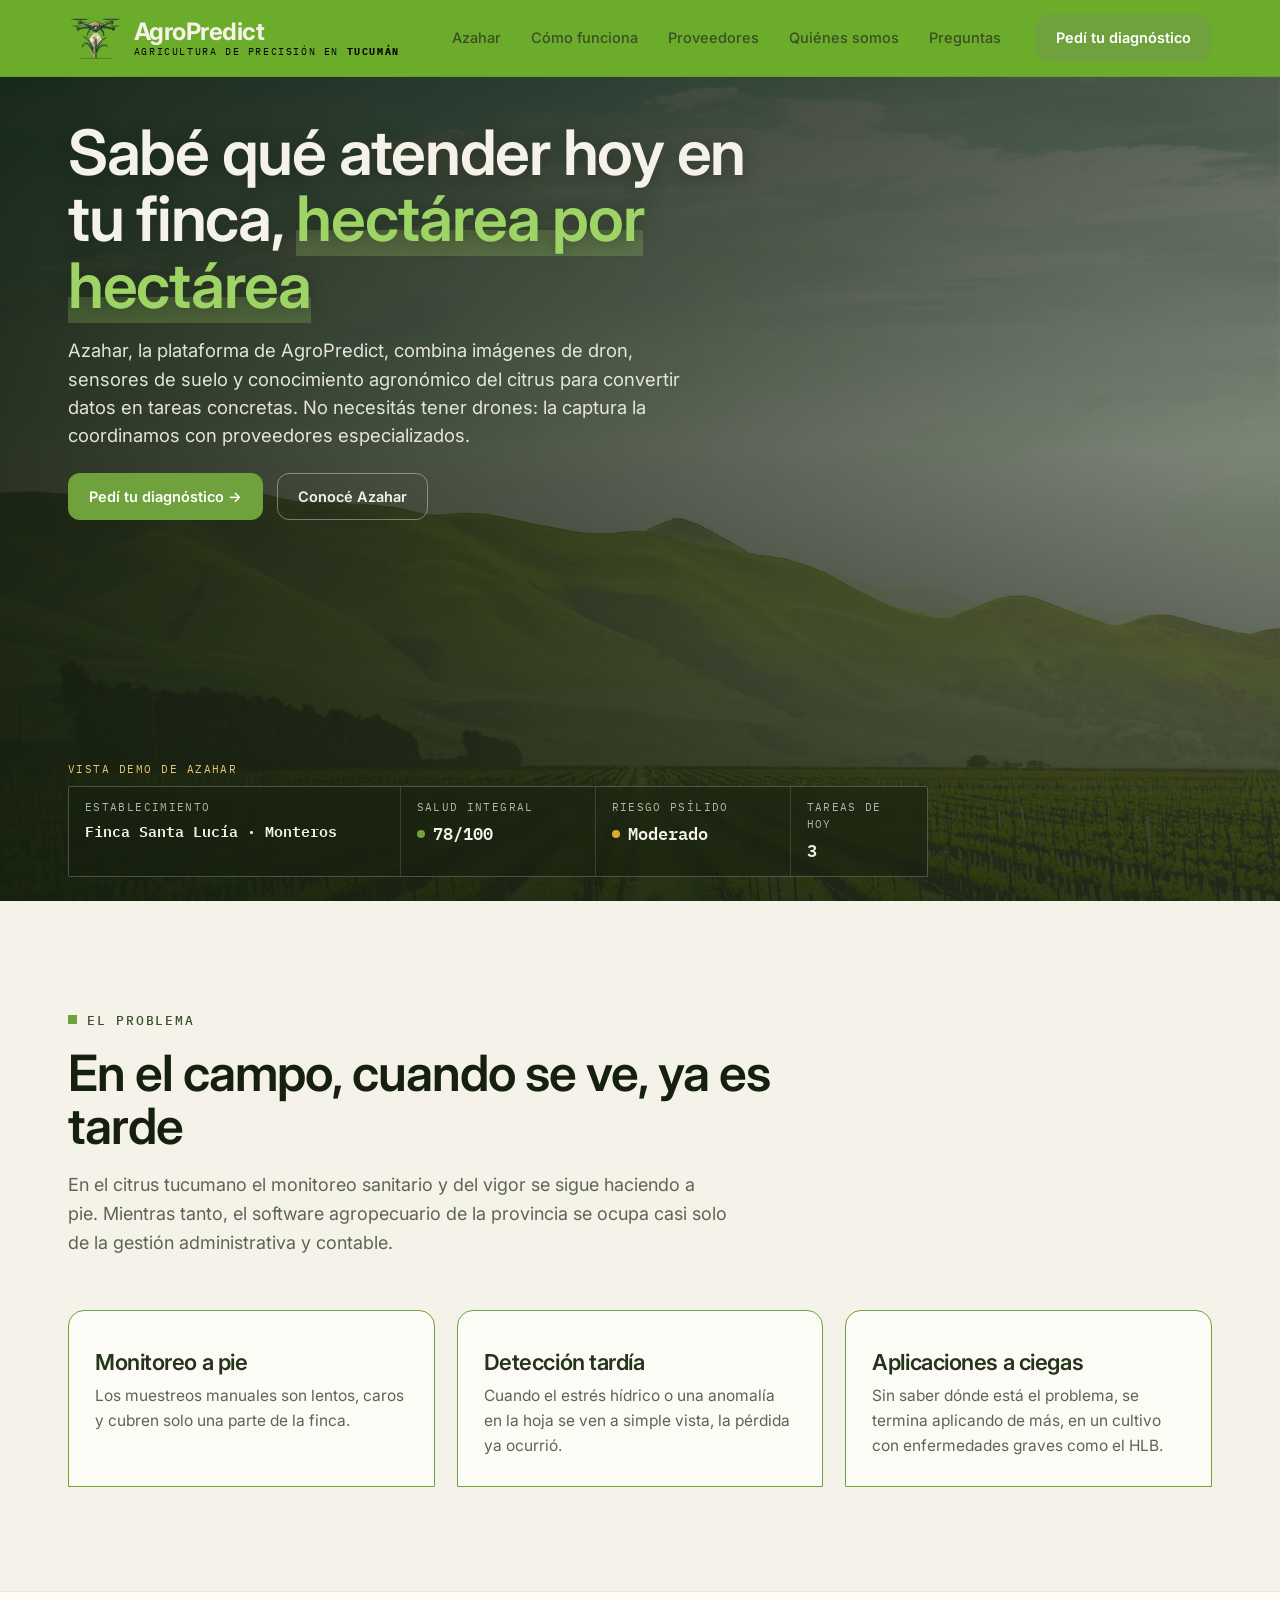
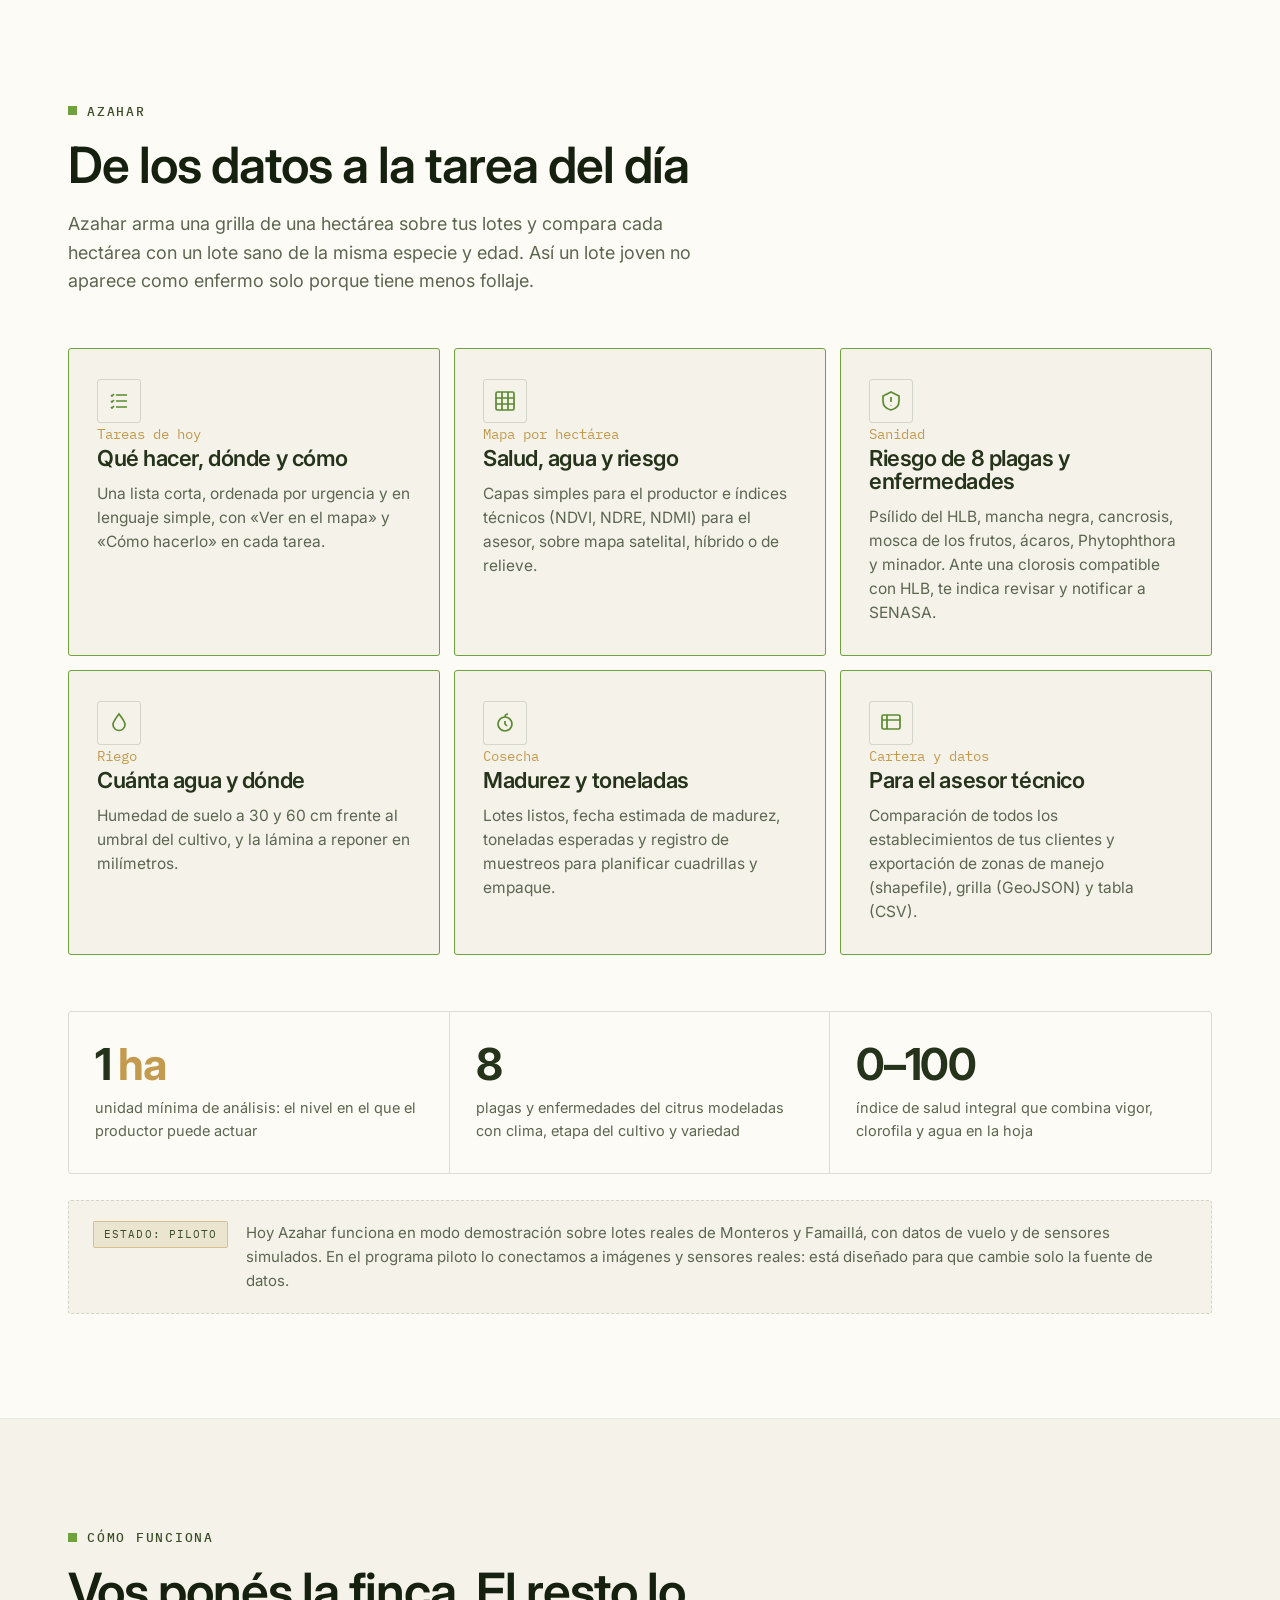
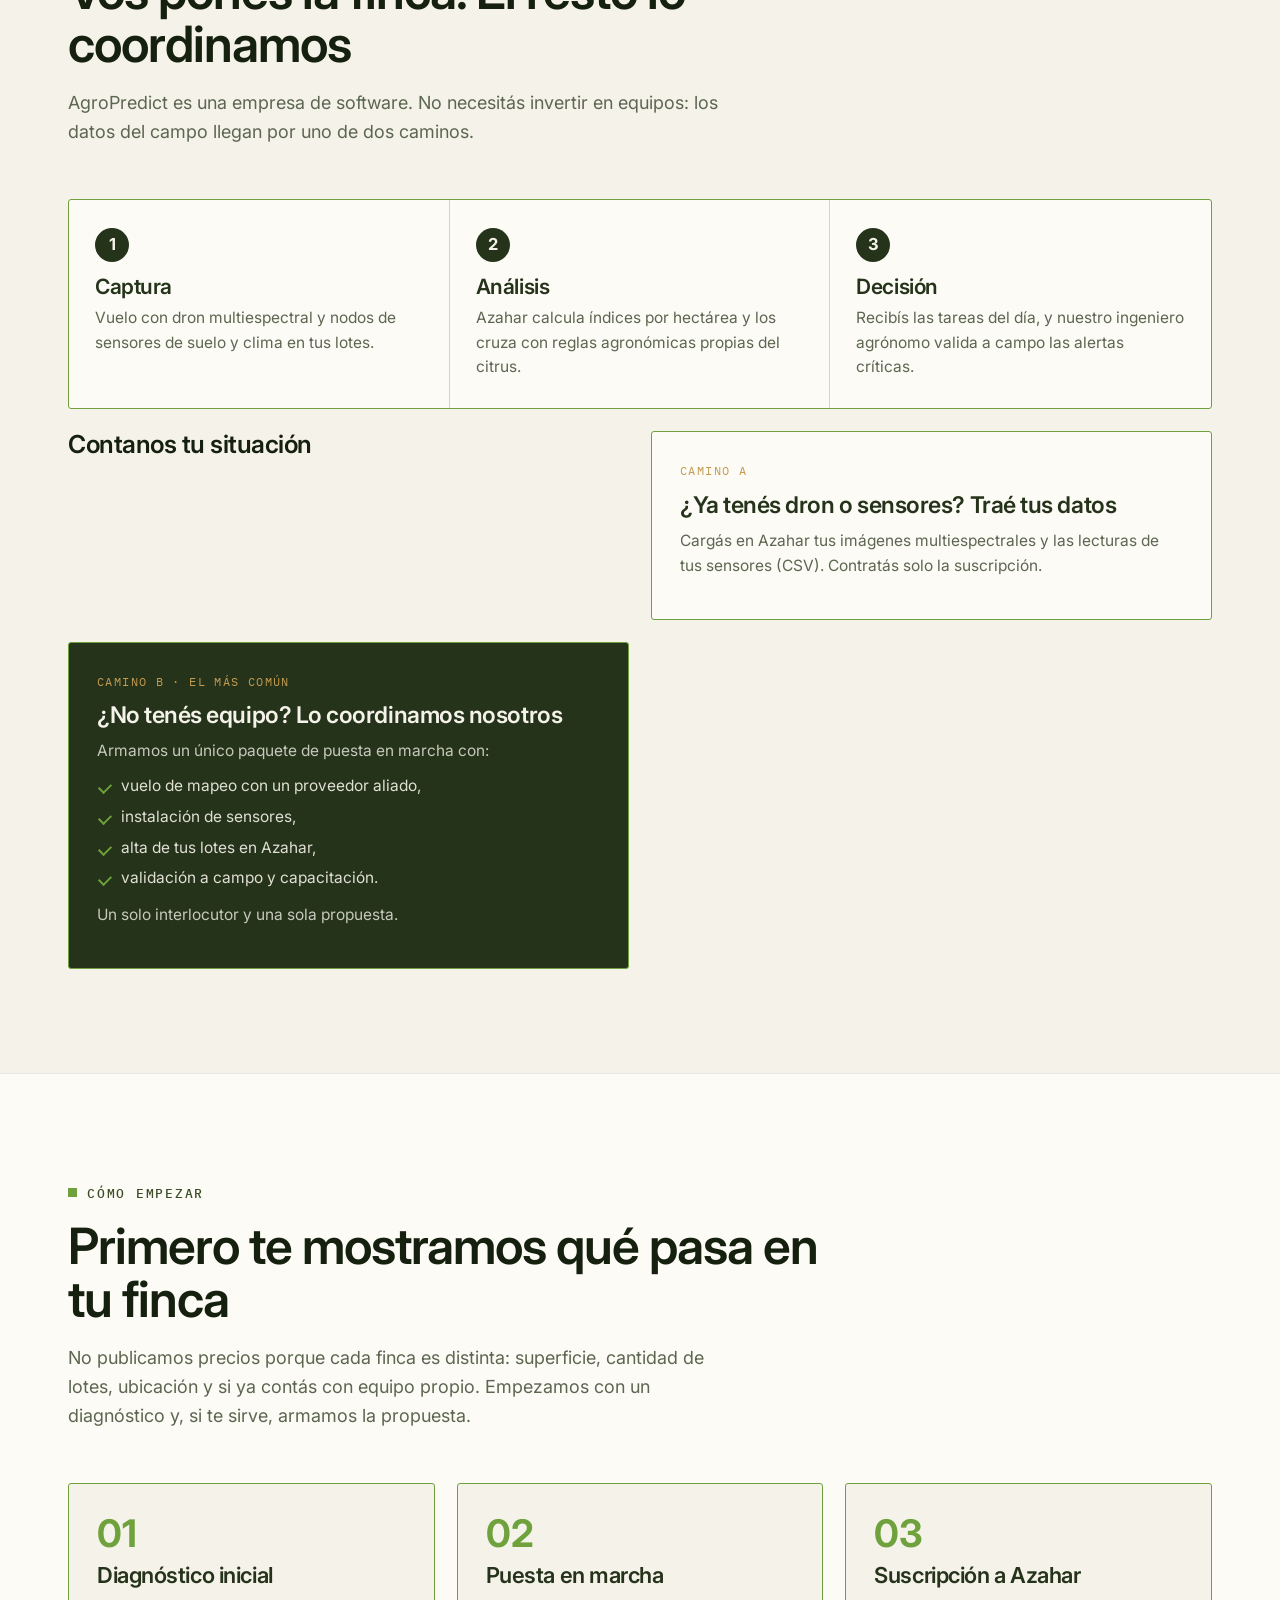
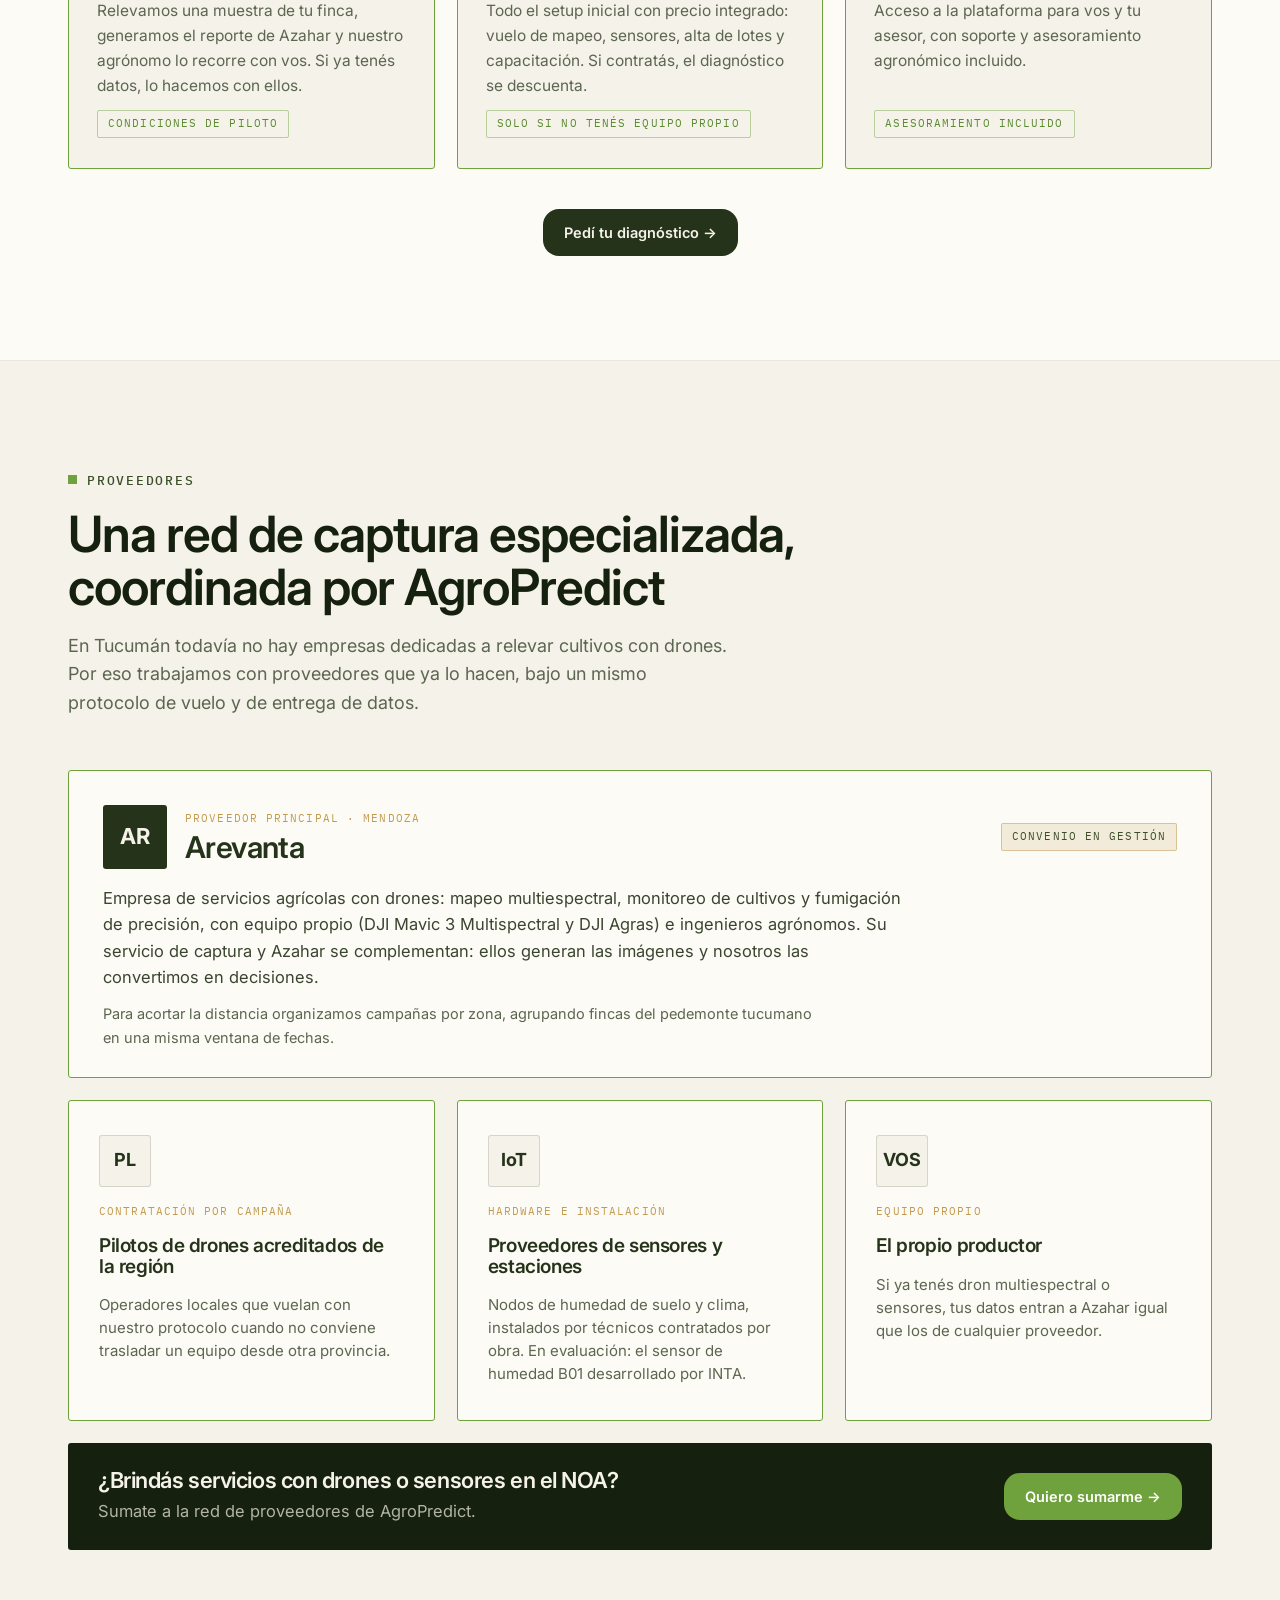
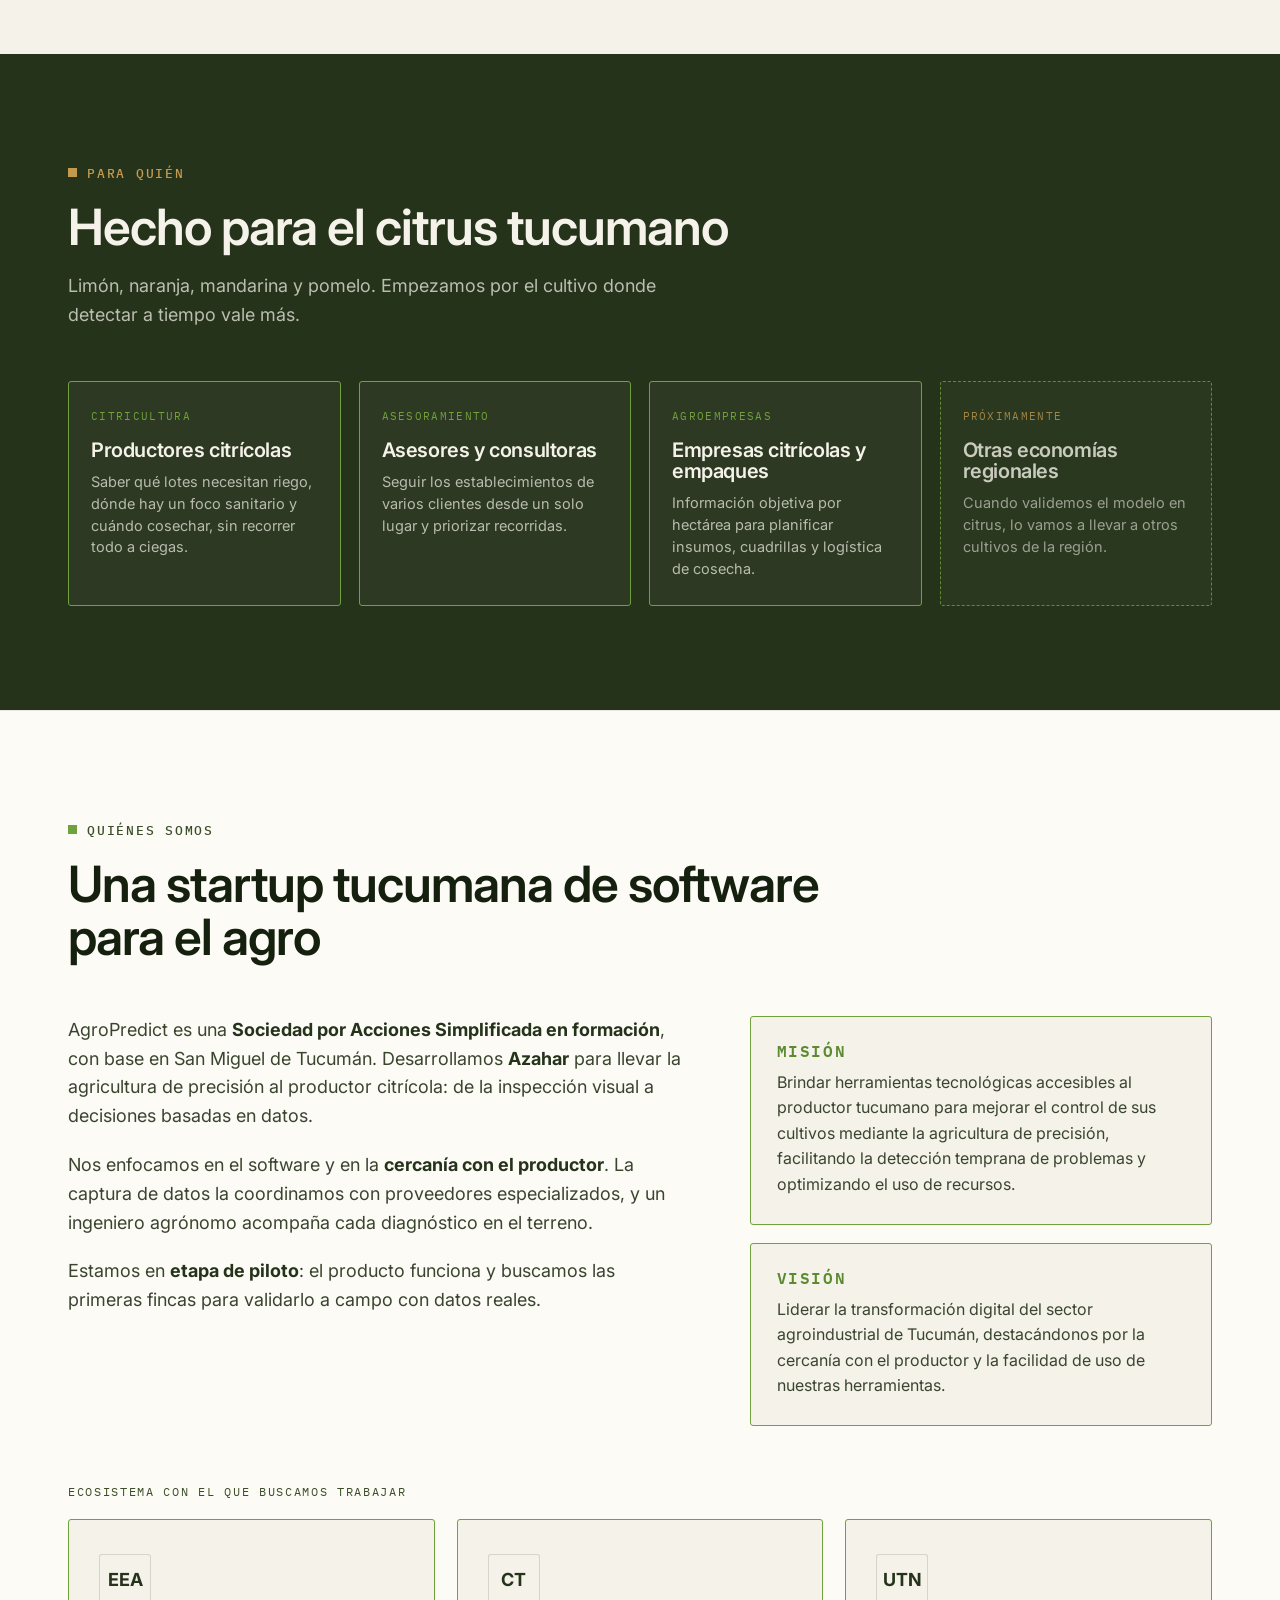
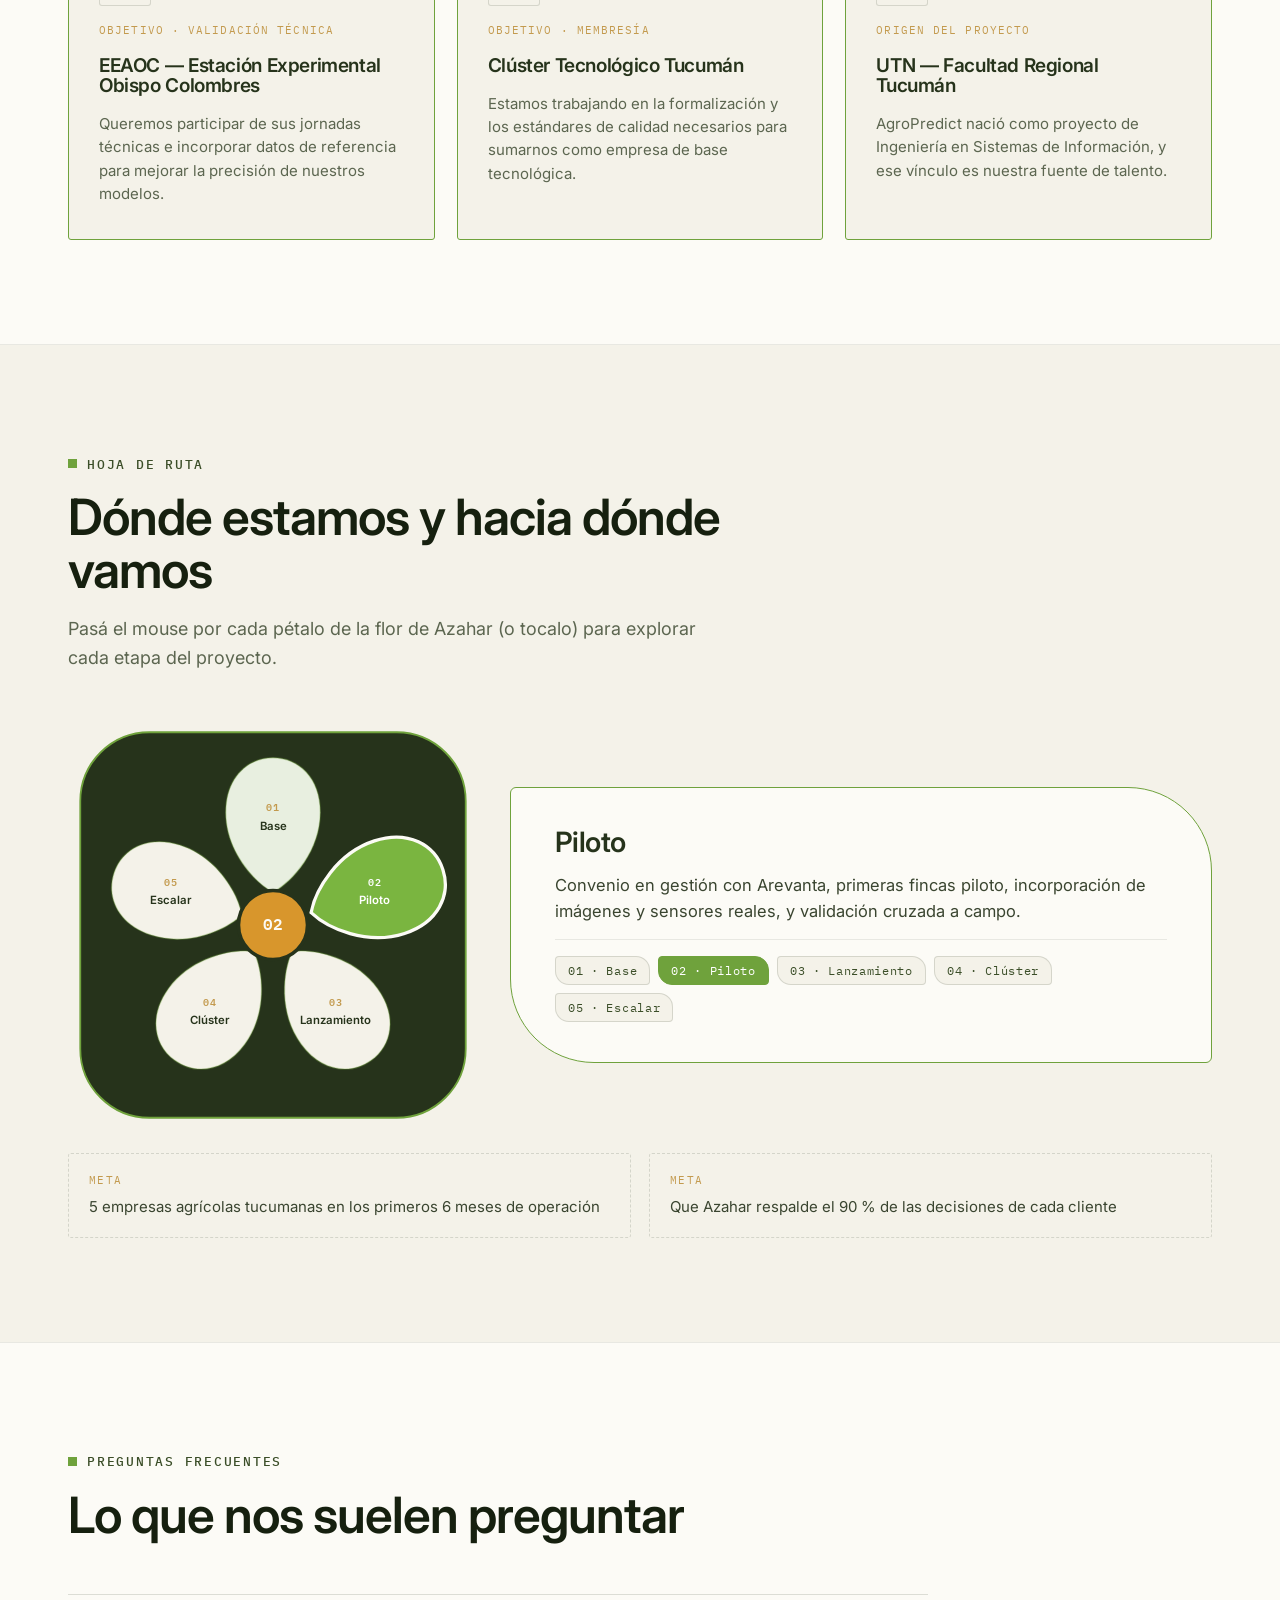
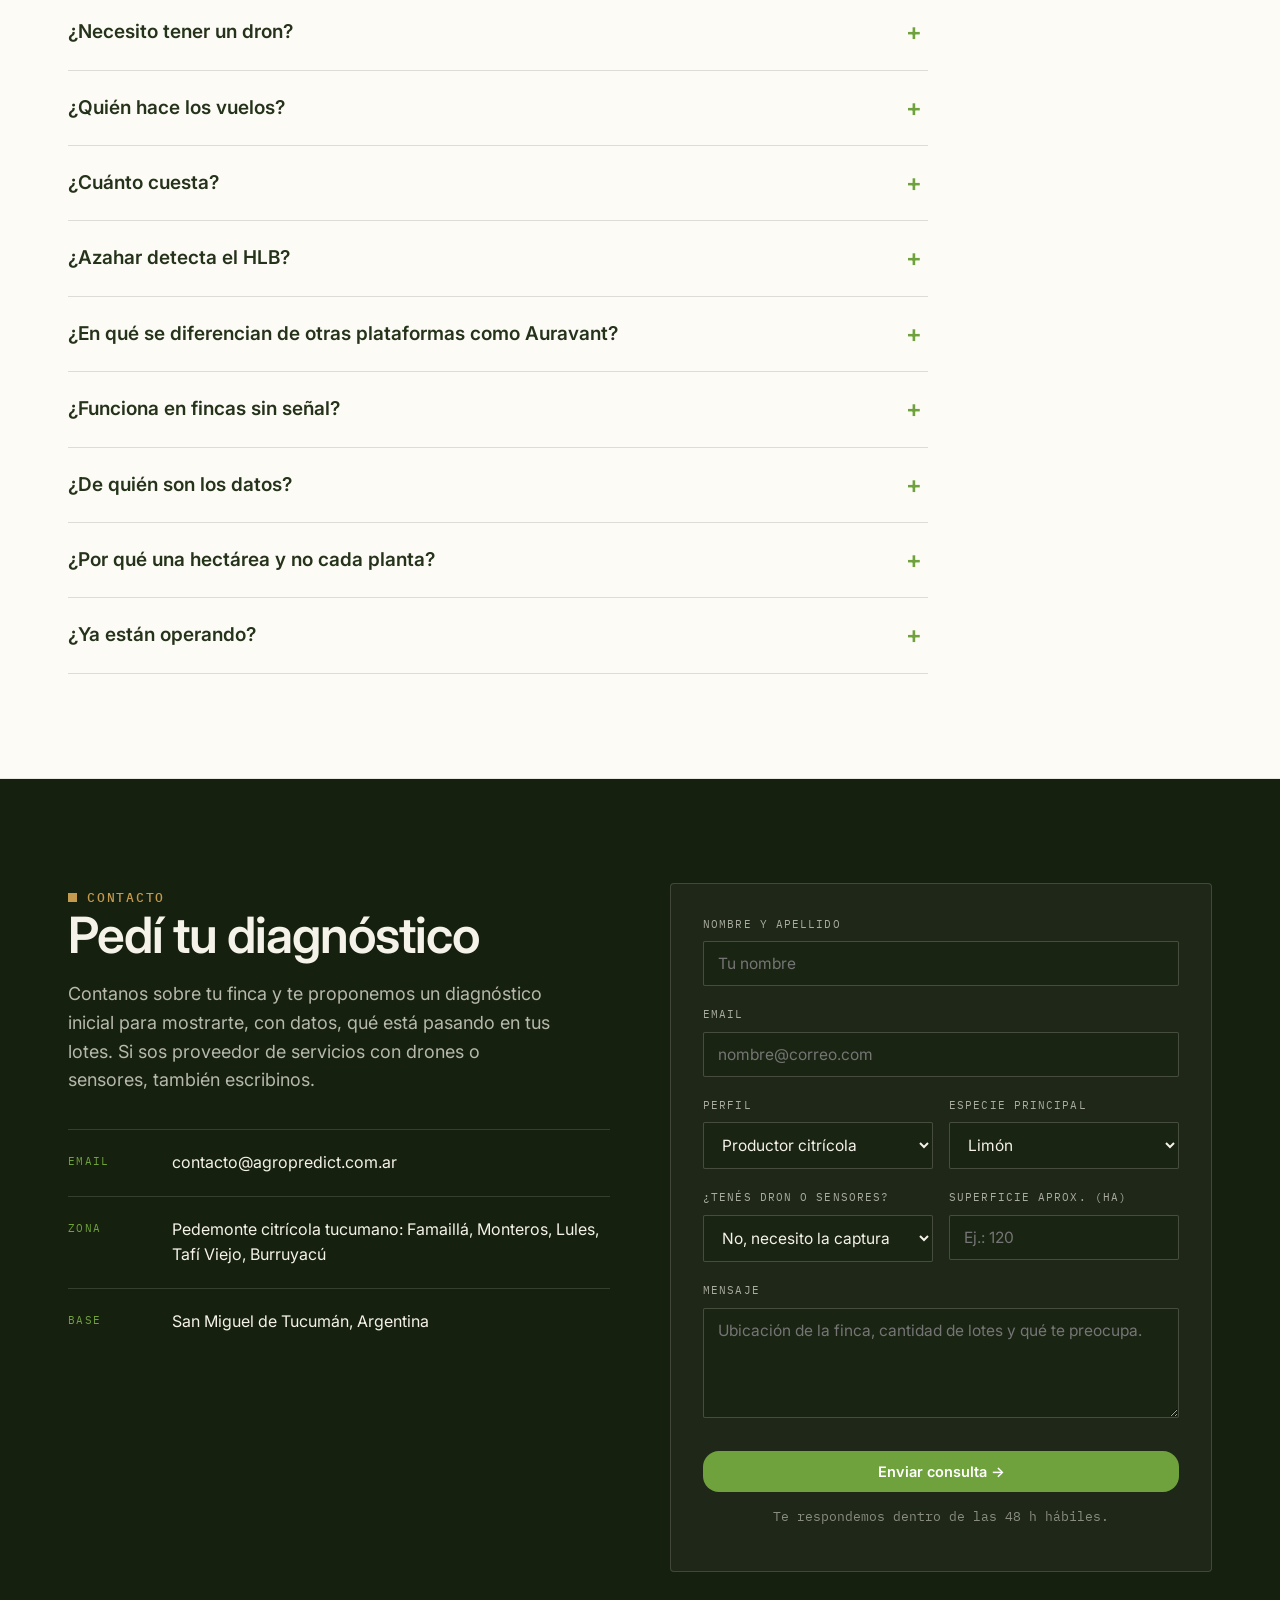
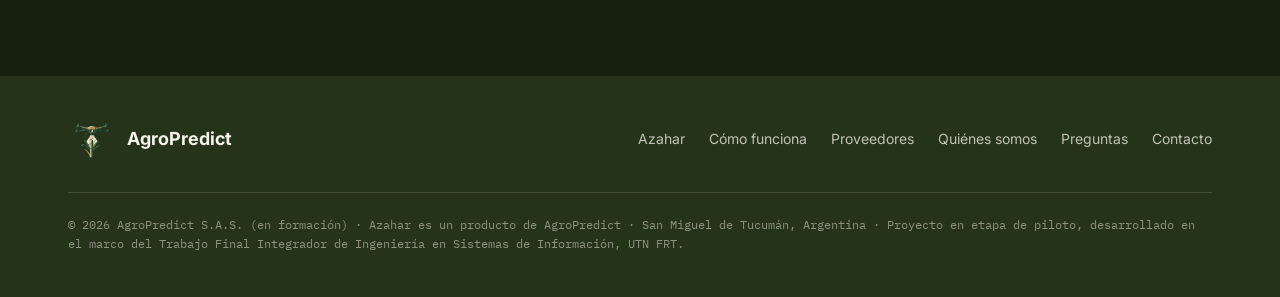
<file: index.html>
<!doctype html>
<html lang="es">
  <head>
    <meta charset="utf-8" />
    <meta
      name="viewport"
      content="width=device-width, initial-scale=1"
    />
    <title>
      AgroPredict · Azahar — Agricultura de precisión para
      el citrus tucumano
    </title>
    <meta
      name="description"
      content="Azahar, la plataforma de AgroPredict, combina imágenes de dron, sensores de suelo y conocimiento agronómico del citrus para decirte qué atender hoy en tu finca, hectárea por hectárea. Programa de fincas piloto en Tucumán."
    />
    <link
      rel="preconnect"
      href="https://fonts.googleapis.com"
    />
    <link
      rel="preconnect"
      href="https://fonts.gstatic.com"
      crossorigin
    />
    <link
      href="https://fonts.googleapis.com/css2?family=Inter:wght@400;500;600;700&family=IBM+Plex+Mono:wght@400;500;600&display=swap"
      rel="stylesheet"
    />
    <link rel="stylesheet" href="css/styles.css" />
  </head>
  <body>
    <!-- NAV -->
    <header class="nav">
      <div class="wrap nav-inner">
        <a
          class="brand"
          href="#top"
          aria-label="AgroPredict inicio"
        >
          <img
            src="assets/img/logo.png"
            alt="AgroPredict"
          />
          <span class="bt"
            ><strong>AgroPredict</strong
            ><span
              >Agricultura de precisión en
              <strong>Tucumán</strong></span
            ></span
          >
        </a>
        <nav class="nav-links" id="menu">
          <a href="#azahar">Azahar</a>
          <a href="#como">Cómo funciona</a>
          <a href="#proveedores">Proveedores</a>
          <a href="#quienes">Quiénes somos</a>
          <a href="#faq">Preguntas</a>
          <a
            href="#contacto"
            class="btn btn-primary nav-mobile-cta"
            >Pedí tu diagnóstico</a
          >
        </nav>
        <a href="#contacto" class="btn btn-primary nav-cta"
          >Pedí tu diagnóstico</a
        >
        <button
          class="burger"
          id="burger"
          aria-label="Abrir menú"
          aria-expanded="false"
          aria-controls="menu"
        >
          <span></span><span></span><span></span>
        </button>
      </div>
    </header>

    <!-- HERO -->
    <section class="hero" id="top" style="padding: 0">
      <div class="hero-bg">
        <img
          src="assets/img/hero-bg.jpg"
          alt="Cultivo en hileras al pie de las sierras"
        />
      </div>
      <div class="wrap hero-inner">
        <h1>
          Sabé qué atender hoy en tu finca,
          <em>hectárea por hectárea</em>
        </h1>
        <p class="lead">
          Azahar, la plataforma de AgroPredict, combina
          imágenes de dron, sensores de suelo y conocimiento
          agronómico del citrus para convertir datos en
          tareas concretas. No necesitás tener drones: la
          captura la coordinamos con proveedores
          especializados.
        </p>
        <div class="hero-actions">
          <a href="#contacto" class="btn btn-primary"
            >Pedí tu diagnóstico →</a
          >
          <a href="#azahar" class="btn btn-ghost"
            >Conocé Azahar</a
          >
        </div>
        <div class="telemetry-wrap">
          <div class="telemetry-tag">
            Vista demo de Azahar
          </div>
          <div class="telemetry" aria-hidden="true">
            <div class="cell">
              <div class="k">Establecimiento</div>
              <div class="v" style="font-size: 15px">
                Finca Santa Lucía · Monteros
              </div>
            </div>
            <div class="cell">
              <div class="k">Salud integral</div>
              <div class="v">
                <span class="dot g"></span>78/100
              </div>
            </div>
            <div class="cell">
              <div class="k">Riesgo psílido</div>
              <div class="v">
                <span class="dot y"></span>Moderado
              </div>
            </div>
            <div class="cell">
              <div class="k">Tareas de hoy</div>
              <div class="v">3</div>
            </div>
          </div>
        </div>
      </div>
    </section>

    <!-- PROBLEMA -->
    <section id="problema">
      <div class="wrap">
        <div class="sec-head">
          <span class="eyebrow">El problema</span>
          <h2>En el campo, cuando se ve, ya es tarde</h2>
          <p>
            En el citrus tucumano el monitoreo sanitario y
            del vigor se sigue haciendo a pie. Mientras
            tanto, el software agropecuario de la provincia
            se ocupa casi solo de la gestión administrativa
            y contable.
          </p>
        </div>
        <div class="prob-grid">
          <div class="prob">
            <h3>Monitoreo a pie</h3>
            <p>
              Los muestreos manuales son lentos, caros y
              cubren solo una parte de la finca.
            </p>
          </div>
          <div class="prob">
            <h3>Detección tardía</h3>
            <p>
              Cuando el estrés hídrico o una anomalía en la
              hoja se ven a simple vista, la pérdida ya
              ocurrió.
            </p>
          </div>
          <div class="prob">
            <h3>Aplicaciones a ciegas</h3>
            <p>
              Sin saber dónde está el problema, se termina
              aplicando de más, en un cultivo con
              enfermedades graves como el HLB.
            </p>
          </div>
        </div>
      </div>
    </section>

    <!-- AZAHAR -->
    <section id="azahar">
      <div class="wrap">
        <div class="sec-head">
          <span class="eyebrow">Azahar</span>
          <h2>De los datos a la tarea del día</h2>
          <p>
            Azahar arma una grilla de una hectárea sobre tus
            lotes y compara cada hectárea con un lote sano
            de la misma especie y edad. Así un lote joven no
            aparece como enfermo solo porque tiene menos
            follaje.
          </p>
        </div>
        <div class="svc-grid">
          <div class="svc">
            <div class="ico">
              <svg
                viewBox="0 0 24 24"
                fill="none"
                stroke="currentColor"
                stroke-width="1.7"
              >
                <path d="M9 6h11M9 12h11M9 18h11" />
                <path
                  d="M4 6l1 1 2-2M4 12l1 1 2-2M4 18l1 1 2-2"
                />
              </svg>
            </div>
            <div class="idx">Tareas de hoy</div>
            <h3>Qué hacer, dónde y cómo</h3>
            <p>
              Una lista corta, ordenada por urgencia y en
              lenguaje simple, con «Ver en el mapa» y «Cómo
              hacerlo» en cada tarea.
            </p>
          </div>
          <div class="svc">
            <div class="ico">
              <svg
                viewBox="0 0 24 24"
                fill="none"
                stroke="currentColor"
                stroke-width="1.7"
              >
                <rect
                  x="3"
                  y="3"
                  width="18"
                  height="18"
                  rx="1.5"
                />
                <path d="M3 9h18M3 15h18M9 3v18M15 3v18" />
              </svg>
            </div>
            <div class="idx">Mapa por hectárea</div>
            <h3>Salud, agua y riesgo</h3>
            <p>
              Capas simples para el productor e índices
              técnicos (NDVI, NDRE, NDMI) para el asesor,
              sobre mapa satelital, híbrido o de relieve.
            </p>
          </div>
          <div class="svc">
            <div class="ico">
              <svg
                viewBox="0 0 24 24"
                fill="none"
                stroke="currentColor"
                stroke-width="1.7"
              >
                <path
                  d="M12 3l8 4v5c0 5-3.5 8-8 9-4.5-1-8-4-8-9V7z"
                />
                <path d="M12 8v5M12 16v.5" />
              </svg>
            </div>
            <div class="idx">Sanidad</div>
            <h3>Riesgo de 8 plagas y enfermedades</h3>
            <p>
              Psílido del HLB, mancha negra, cancrosis,
              mosca de los frutos, ácaros, Phytophthora y
              minador. Ante una clorosis compatible con HLB,
              te indica revisar y notificar a SENASA.
            </p>
          </div>
          <div class="svc">
            <div class="ico">
              <svg
                viewBox="0 0 24 24"
                fill="none"
                stroke="currentColor"
                stroke-width="1.7"
              >
                <path
                  d="M12 3c3.5 4.5 6 7.6 6 10.5A6 6 0 0 1 6 13.5C6 10.6 8.5 7.5 12 3z"
                />
              </svg>
            </div>
            <div class="idx">Riego</div>
            <h3>Cuánta agua y dónde</h3>
            <p>
              Humedad de suelo a 30 y 60 cm frente al umbral
              del cultivo, y la lámina a reponer en
              milímetros.
            </p>
          </div>
          <div class="svc">
            <div class="ico">
              <svg
                viewBox="0 0 24 24"
                fill="none"
                stroke="currentColor"
                stroke-width="1.7"
              >
                <circle cx="12" cy="13" r="7" />
                <path d="M12 6c0-2 1-3 3-3M12 10v3l2 2" />
              </svg>
            </div>
            <div class="idx">Cosecha</div>
            <h3>Madurez y toneladas</h3>
            <p>
              Lotes listos, fecha estimada de madurez,
              toneladas esperadas y registro de muestreos
              para planificar cuadrillas y empaque.
            </p>
          </div>
          <div class="svc">
            <div class="ico">
              <svg
                viewBox="0 0 24 24"
                fill="none"
                stroke="currentColor"
                stroke-width="1.7"
              >
                <rect
                  x="3"
                  y="4"
                  width="18"
                  height="14"
                  rx="1.5"
                />
                <path d="M3 9h18M8 4v14" />
              </svg>
            </div>
            <div class="idx">Cartera y datos</div>
            <h3>Para el asesor técnico</h3>
            <p>
              Comparación de todos los establecimientos de
              tus clientes y exportación de zonas de manejo
              (shapefile), grilla (GeoJSON) y tabla (CSV).
            </p>
          </div>
        </div>
        <div class="metrics">
          <div class="metric">
            <div class="n">1<span> ha</span></div>
            <div class="l">
              unidad mínima de análisis: el nivel en el que
              el productor puede actuar
            </div>
          </div>
          <div class="metric">
            <div class="n">8</div>
            <div class="l">
              plagas y enfermedades del citrus modeladas con
              clima, etapa del cultivo y variedad
            </div>
          </div>
          <div class="metric">
            <div class="n">0–100</div>
            <div class="l">
              índice de salud integral que combina vigor,
              clorofila y agua en la hoja
            </div>
          </div>
        </div>
        <div class="status-note">
          <span class="status-tag">Estado: piloto</span>
          <p>
            Hoy Azahar funciona en modo demostración sobre
            lotes reales de Monteros y Famaillá, con datos
            de vuelo y de sensores simulados. En el programa
            piloto lo conectamos a imágenes y sensores
            reales: está diseñado para que cambie solo la
            fuente de datos.
          </p>
        </div>
      </div>
    </section>

    <!-- CÓMO FUNCIONA -->
    <section id="como">
      <div class="wrap">
        <div class="sec-head">
          <span class="eyebrow">Cómo funciona</span>
          <h2>
            Vos ponés la finca. El resto lo coordinamos
          </h2>
          <p>
            AgroPredict es una empresa de software. No
            necesitás invertir en equipos: los datos del
            campo llegan por uno de dos caminos.
          </p>
        </div>
        <div class="steps">
          <div class="step">
            <div class="sn">1</div>
            <h3>Captura</h3>
            <p>
              Vuelo con dron multiespectral y nodos de
              sensores de suelo y clima en tus lotes.
            </p>
          </div>
          <div class="step">
            <div class="sn">2</div>
            <h3>Análisis</h3>
            <p>
              Azahar calcula índices por hectárea y los
              cruza con reglas agronómicas propias del
              citrus.
            </p>
          </div>
          <div class="step">
            <div class="sn">3</div>
            <h3>Decisión</h3>
            <p>
              Recibís las tareas del día, y nuestro
              ingeniero agrónomo valida a campo las alertas
              críticas.
            </p>
          </div>
        </div>
        <div class="paths">
          <h2>Contanos tu situación</h2>
          <div class="path">
            <div class="path-k">Camino A</div>
            <h3>
              ¿Ya tenés dron o sensores? Traé tus datos
            </h3>
            <p>
              Cargás en Azahar tus imágenes multiespectrales
              y las lecturas de tus sensores (CSV).
              Contratás solo la suscripción.
            </p>
          </div>
          <div class="path path-main">
            <div class="path-k">
              Camino B · el más común
            </div>
            <h3>
              ¿No tenés equipo? Lo coordinamos nosotros
            </h3>
            <p>
              Armamos un único paquete de puesta en marcha
              con:
            </p>
            <ul class="ticks">
              <li>
                vuelo de mapeo con un proveedor aliado,
              </li>
              <li>instalación de sensores,</li>
              <li>alta de tus lotes en Azahar,</li>
              <li>validación a campo y capacitación.</li>
            </ul>
            <p>
              Un solo interlocutor y una sola propuesta.
            </p>
          </div>
        </div>
      </div>
    </section>

    <!-- CÓMO EMPEZAR -->
    <section id="empezar">
      <div class="wrap">
        <div class="sec-head">
          <span class="eyebrow">Cómo empezar</span>
          <h2>Primero te mostramos qué pasa en tu finca</h2>
          <p>
            No publicamos precios porque cada finca es
            distinta: superficie, cantidad de lotes,
            ubicación y si ya contás con equipo propio.
            Empezamos con un diagnóstico y, si te sirve,
            armamos la propuesta.
          </p>
        </div>
        <div class="offer">
          <div class="off">
            <div class="off-n">01</div>
            <h3>Diagnóstico inicial</h3>
            <p>
              Relevamos una muestra de tu finca, generamos
              el reporte de Azahar y nuestro agrónomo lo
              recorre con vos. Si ya tenés datos, lo hacemos
              con ellos.
            </p>
            <span class="off-tag"
              >Condiciones de piloto</span
            >
          </div>
          <div class="off">
            <div class="off-n">02</div>
            <h3>Puesta en marcha</h3>
            <p>
              Todo el setup inicial con precio integrado:
              vuelo de mapeo, sensores, alta de lotes y
              capacitación. Si contratás, el diagnóstico se
              descuenta.
            </p>
            <span class="off-tag"
              >Solo si no tenés equipo propio</span
            >
          </div>
          <div class="off">
            <div class="off-n">03</div>
            <h3>Suscripción a Azahar</h3>
            <p>
              Acceso a la plataforma para vos y tu asesor,
              con soporte y asesoramiento agronómico
              incluido.
            </p>
            <span class="off-tag"
              >Asesoramiento incluido</span
            >
          </div>
        </div>
        <div class="center-cta">
          <a href="#contacto" class="btn btn-dark"
            >Pedí tu diagnóstico →</a
          >
        </div>
      </div>
    </section>

    <!-- PROVEEDORES -->
    <section id="proveedores">
      <div class="wrap">
        <div class="sec-head">
          <span class="eyebrow">Proveedores</span>
          <h2>
            Una red de captura especializada, coordinada por
            AgroPredict
          </h2>
          <p>
            En Tucumán todavía no hay empresas dedicadas a
            relevar cultivos con drones. Por eso trabajamos
            con proveedores que ya lo hacen, bajo un mismo
            protocolo de vuelo y de entrega de datos.
          </p>
        </div>
        <div class="prov-main">
          <div class="prov-main-head">
            <div class="badge-lg">AR</div>
            <div>
              <div class="role">
                Proveedor principal · Mendoza
              </div>
              <h3>Arevanta</h3>
            </div>
            <span class="status-tag"
              >Convenio en gestión</span
            >
          </div>
          <p>
            Empresa de servicios agrícolas con drones: mapeo
            multiespectral, monitoreo de cultivos y
            fumigación de precisión, con equipo propio (DJI
            Mavic 3 Multispectral y DJI Agras) e ingenieros
            agrónomos. Su servicio de captura y Azahar se
            complementan: ellos generan las imágenes y
            nosotros las convertimos en decisiones.
          </p>
          <p class="muted-s">
            Para acortar la distancia organizamos campañas
            por zona, agrupando fincas del pedemonte
            tucumano en una misma ventana de fechas.
          </p>
        </div>
        <div class="soc-grid">
          <div class="soc">
            <div class="badge">PL</div>
            <div class="role">Contratación por campaña</div>
            <h3>
              Pilotos de drones acreditados de la región
            </h3>
            <p>
              Operadores locales que vuelan con nuestro
              protocolo cuando no conviene trasladar un
              equipo desde otra provincia.
            </p>
          </div>
          <div class="soc">
            <div class="badge">IoT</div>
            <div class="role">Hardware e instalación</div>
            <h3>Proveedores de sensores y estaciones</h3>
            <p>
              Nodos de humedad de suelo y clima, instalados
              por técnicos contratados por obra. En
              evaluación: el sensor de humedad B01
              desarrollado por INTA.
            </p>
          </div>
          <div class="soc">
            <div class="badge">VOS</div>
            <div class="role">Equipo propio</div>
            <h3>El propio productor</h3>
            <p>
              Si ya tenés dron multiespectral o sensores,
              tus datos entran a Azahar igual que los de
              cualquier proveedor.
            </p>
          </div>
        </div>
        <div class="join">
          <div>
            <h3>
              ¿Brindás servicios con drones o sensores en el
              NOA?
            </h3>
            <p>
              Sumate a la red de proveedores de AgroPredict.
            </p>
          </div>
          <a
            href="#contacto"
            class="btn btn-primary"
            data-perfil="Proveedor de drones o sensores"
            >Quiero sumarme →</a
          >
        </div>
      </div>
    </section>

    <!-- CLIENTES -->
    <section id="clientes">
      <div class="wrap">
        <div class="sec-head">
          <span class="eyebrow">Para quién</span>
          <h2>Hecho para el citrus tucumano</h2>
          <p>
            Limón, naranja, mandarina y pomelo. Empezamos
            por el cultivo donde detectar a tiempo vale más.
          </p>
        </div>
        <div class="cli-grid">
          <div class="cli">
            <div class="tag">Citricultura</div>
            <h3>Productores citrícolas</h3>
            <p>
              Saber qué lotes necesitan riego, dónde hay un
              foco sanitario y cuándo cosechar, sin recorrer
              todo a ciegas.
            </p>
          </div>
          <div class="cli">
            <div class="tag">Asesoramiento</div>
            <h3>Asesores y consultoras</h3>
            <p>
              Seguir los establecimientos de varios clientes
              desde un solo lugar y priorizar recorridas.
            </p>
          </div>
          <div class="cli">
            <div class="tag">Agroempresas</div>
            <h3>Empresas citrícolas y empaques</h3>
            <p>
              Información objetiva por hectárea para
              planificar insumos, cuadrillas y logística de
              cosecha.
            </p>
          </div>
          <div class="cli cli-soon">
            <div class="tag">Próximamente</div>
            <h3>Otras economías regionales</h3>
            <p>
              Cuando validemos el modelo en citrus, lo vamos
              a llevar a otros cultivos de la región.
            </p>
          </div>
        </div>
      </div>
    </section>

    <!-- QUIÉNES SOMOS -->
    <section id="quienes">
      <div class="wrap">
        <div class="sec-head">
          <span class="eyebrow">Quiénes somos</span>
          <h2>
            Una startup tucumana de software para el agro
          </h2>
        </div>
        <div class="about-grid">
          <div class="about-copy">
            <p>
              AgroPredict es una
              <strong
                >Sociedad por Acciones Simplificada en
                formación</strong
              >, con base en San Miguel de Tucumán.
              Desarrollamos <strong>Azahar</strong> para
              llevar la agricultura de precisión al
              productor citrícola: de la inspección visual a
              decisiones basadas en datos.
            </p>
            <p>
              Nos enfocamos en el software y en la
              <strong>cercanía con el productor</strong>. La
              captura de datos la coordinamos con
              proveedores especializados, y un ingeniero
              agrónomo acompaña cada diagnóstico en el
              terreno.
            </p>
            <p>
              Estamos en <strong>etapa de piloto</strong>:
              el producto funciona y buscamos las primeras
              fincas para validarlo a campo con datos
              reales.
            </p>
          </div>
          <div class="mv">
            <div class="card">
              <h3>Misión</h3>
              <p>
                Brindar herramientas tecnológicas accesibles
                al productor tucumano para mejorar el
                control de sus cultivos mediante la
                agricultura de precisión, facilitando la
                detección temprana de problemas y
                optimizando el uso de recursos.
              </p>
            </div>
            <div class="card">
              <h3>Visión</h3>
              <p>
                Liderar la transformación digital del sector
                agroindustrial de Tucumán, destacándonos por
                la cercanía con el productor y la facilidad
                de uso de nuestras herramientas.
              </p>
            </div>
          </div>
        </div>
        <div class="eco">
          <div class="eco-head">
            Ecosistema con el que buscamos trabajar
          </div>
          <div class="soc-grid">
            <div class="soc">
              <div class="badge">EEA</div>
              <div class="role">
                Objetivo · validación técnica
              </div>
              <h3>
                EEAOC — Estación Experimental Obispo
                Colombres
              </h3>
              <p>
                Queremos participar de sus jornadas técnicas
                e incorporar datos de referencia para
                mejorar la precisión de nuestros modelos.
              </p>
            </div>
            <div class="soc">
              <div class="badge">CT</div>
              <div class="role">Objetivo · membresía</div>
              <h3>Clúster Tecnológico Tucumán</h3>
              <p>
                Estamos trabajando en la formalización y los
                estándares de calidad necesarios para
                sumarnos como empresa de base tecnológica.
              </p>
            </div>
            <div class="soc">
              <div class="badge">UTN</div>
              <div class="role">Origen del proyecto</div>
              <h3>UTN — Facultad Regional Tucumán</h3>
              <p>
                AgroPredict nació como proyecto de
                Ingeniería en Sistemas de Información, y ese
                vínculo es nuestra fuente de talento.
              </p>
            </div>
          </div>
        </div>
      </div>
    </section>

    <!-- HOJA DE RUTA -->
    <section id="ruta">
      <div class="wrap">
        <div class="sec-head">
          <span class="eyebrow">Hoja de ruta</span>
          <h2>Dónde estamos y hacia dónde vamos</h2>
          <p>
            Pasá el mouse por cada pétalo de la flor de Azahar (o tocalo) para
            explorar cada etapa del proyecto.
          </p>
        </div>

        <div class="azahar-road">
          <div class="flower-wrap">
            <svg
              class="azahar-flower"
              viewBox="0 0 440 440"
              role="img"
              aria-label="Hoja de ruta de AgroPredict en cinco pétalos"
            >
              <rect
                class="flower-board"
                x="8"
                y="8"
                width="424"
                height="424"
                rx="76"
              />

              <!-- Pétalo 01: Base (0°) -->
              <g
                class="petal petal-done"
                data-phase="0"
                data-status="Hecho"
                data-tone="done"
                data-title="Base"
                data-desc="Definición de la empresa y MVP de Azahar funcionando en modo demo sobre lotes reales de Monteros y Famaillá."
                role="button"
                tabindex="0"
                aria-pressed="false"
                aria-label="01 Base — Hecho"
              >
                <g transform="translate(220 220) rotate(0)">
                  <path
                    class="petal-bg"
                    d="M 0,-36 C 22,-48 52,-82 52,-124 C 52,-162 28,-184 0,-184 C -28,-184 -52,-162 -52,-124 C -52,-82 -22,-48 0,-36 Z"
                  />
                </g>
                <g class="petal-label" transform="translate(220 102)">
                  <text class="p-num" y="-7">01</text>
                  <text class="p-tit" y="13">Base</text>
                </g>
              </g>

              <!-- Pétalo 02: Piloto (72°) -->
              <g
                class="petal petal-now is-active"
                data-phase="1"
                data-status="En curso"
                data-tone="now"
                data-title="Piloto"
                data-desc="Convenio en gestión con Arevanta, primeras fincas piloto, incorporación de imágenes y sensores reales, y validación cruzada a campo."
                role="button"
                tabindex="0"
                aria-pressed="true"
                aria-label="02 Piloto — En curso"
              >
                <g transform="translate(220 220) rotate(72)">
                  <path
                    class="petal-bg"
                    d="M 0,-36 C 22,-48 52,-82 52,-124 C 52,-162 28,-184 0,-184 C -28,-184 -52,-162 -52,-124 C -52,-82 -22,-48 0,-36 Z"
                  />
                </g>
                <g class="petal-label" transform="translate(332 184)">
                  <text class="p-num" y="-7">02</text>
                  <text class="p-tit" y="13">Piloto</text>
                </g>
              </g>

              <!-- Pétalo 03: Lanzamiento (144°) -->
              <g
                class="petal"
                data-phase="2"
                data-status="Próximo"
                data-tone="next"
                data-title="Lanzamiento"
                data-desc="Suscripciones para fincas y asesores, imágenes satelitales automáticas, alertas al celular, pronóstico a 7 días y app de recorrida."
                role="button"
                tabindex="0"
                aria-pressed="false"
                aria-label="03 Lanzamiento — Próximo"
              >
                <g transform="translate(220 220) rotate(144)">
                  <path
                    class="petal-bg"
                    d="M 0,-36 C 22,-48 52,-82 52,-124 C 52,-162 28,-184 0,-184 C -28,-184 -52,-162 -52,-124 C -52,-82 -22,-48 0,-36 Z"
                  />
                </g>
                <g class="petal-label" transform="translate(289 316)">
                  <text class="p-num" y="-7">03</text>
                  <text class="p-tit" y="13">Lanzamiento</text>
                </g>
              </g>

              <!-- Pétalo 04: Clúster Tecnológico (216°) -->
              <g
                class="petal"
                data-phase="3"
                data-status="Objetivo · 8 meses"
                data-tone="goal"
                data-title="Clúster Tecnológico"
                data-desc="Obtención de la membresía activa en el Clúster Tecnológico Tucumán, formalización institucional, rondas de negocios y presentación del MVP."
                role="button"
                tabindex="0"
                aria-pressed="false"
                aria-label="04 Clúster Tecnológico — Objetivo a 8 meses"
              >
                <g transform="translate(220 220) rotate(216)">
                  <path
                    class="petal-bg"
                    d="M 0,-36 C 22,-48 52,-82 52,-124 C 52,-162 28,-184 0,-184 C -28,-184 -52,-162 -52,-124 C -52,-82 -22,-48 0,-36 Z"
                  />
                </g>
                <g class="petal-label" transform="translate(151 316)">
                  <text class="p-num" y="-7">04</text>
                  <text class="p-tit" y="13">Clúster</text>
                </g>
              </g>

              <!-- Pétalo 05: Escalar (288°) -->
              <g
                class="petal petal-soon"
                data-phase="4"
                data-status="Próximamente"
                data-tone="soon"
                data-title="Escalar"
                data-desc="Flota propia de drones, expansión a otras economías regionales y modelos de IA entrenados con imágenes de fincas tucumanas."
                role="button"
                tabindex="0"
                aria-pressed="false"
                aria-label="05 Escalar — Próximamente"
              >
                <g transform="translate(220 220) rotate(288)">
                  <path
                    class="petal-bg"
                    d="M 0,-36 C 22,-48 52,-82 52,-124 C 52,-162 28,-184 0,-184 C -28,-184 -52,-162 -52,-124 C -52,-82 -22,-48 0,-36 Z"
                  />
                </g>
                <g class="petal-label" transform="translate(108 184)">
                  <text class="p-num" y="-7">05</text>
                  <text class="p-tit" y="13">Escalar</text>
                </g>
              </g>

              <circle class="flower-core" cx="220" cy="220" r="38" />
              <text class="core-num" x="220" y="226" id="flowerCoreNum">02</text>
            </svg>
          </div>

          <div class="petal-detail" id="rutaDetail" aria-live="polite">
            <h3 id="rutaTitle">Piloto</h3>
            <p id="rutaDesc">
              Convenio en gestión con Arevanta, primeras fincas piloto,
              incorporación de imágenes y sensores reales, y validación cruzada
              a campo.
            </p>
            <div class="petal-tabs" role="tablist" aria-label="Etapas de la hoja de ruta">
              <button type="button" class="petal-tab" data-phase="0" role="tab" aria-selected="false">01 · Base</button>
              <button type="button" class="petal-tab is-active" data-phase="1" role="tab" aria-selected="true">02 · Piloto</button>
              <button type="button" class="petal-tab" data-phase="2" role="tab" aria-selected="false">03 · Lanzamiento</button>
              <button type="button" class="petal-tab" data-phase="3" role="tab" aria-selected="false">04 · Clúster</button>
              <button type="button" class="petal-tab" data-phase="4" role="tab" aria-selected="false">05 · Escalar</button>
            </div>
          </div>
        </div>

        <div class="goals">
          <div class="goal">
            <span>Meta</span>5 empresas agrícolas tucumanas
            en los primeros 6 meses de operación
          </div>
          <div class="goal">
            <span>Meta</span>Que Azahar respalde el 90 % de
            las decisiones de cada cliente
          </div>
        </div>
      </div>
    </section>

    <!-- FAQ -->
    <section id="faq">
      <div class="wrap">
        <div class="sec-head">
          <span class="eyebrow">Preguntas frecuentes</span>
          <h2>Lo que nos suelen preguntar</h2>
        </div>
        <div class="faq">
          <details>
            <summary>¿Necesito tener un dron?</summary>
            <p>
              No. Si ya tenés dron multiespectral o
              sensores, cargás tus datos. Si no, coordinamos
              la captura con proveedores aliados dentro del
              paquete de puesta en marcha.
            </p>
          </details>
          <details>
            <summary>¿Quién hace los vuelos?</summary>
            <p>
              Proveedores especializados, en primer lugar
              Arevanta (convenio en gestión), y pilotos
              acreditados de la región que trabajan con
              nuestro protocolo. Vos hablás solo con
              AgroPredict.
            </p>
          </details>
          <details>
            <summary>¿Cuánto cuesta?</summary>
            <p>
              Depende de la superficie, la cantidad de lotes
              y si ya tenés equipo. Por eso empezamos con un
              diagnóstico y después armamos una propuesta
              con precio integrado.
            </p>
          </details>
          <details>
            <summary>¿Azahar detecta el HLB?</summary>
            <p>
              No lo diagnostica. Detecta una pérdida de
              clorofila localizada, compatible con HLB, y te
              indica revisar las plantas y, si hay síntomas,
              notificar a SENASA, porque es una enfermedad
              de denuncia obligatoria.
            </p>
          </details>
          <details>
            <summary>
              ¿En qué se diferencian de otras plataformas
              como Auravant?
            </summary>
            <p>
              Usamos el detalle del dron y no solo imagen
              satelital, nos especializamos en citrus, te
              damos tareas concretas en lugar de mapas para
              interpretar e incluimos un agrónomo que valida
              a campo.
            </p>
          </details>
          <details>
            <summary>
              ¿Funciona en fincas sin señal?
            </summary>
            <p>
              Sí. Las imágenes se descargan en el campo y se
              procesan después, y Azahar puede usarse sin
              conexión. Lo único que necesita internet es el
              mapa de fondo.
            </p>
          </details>
          <details>
            <summary>¿De quién son los datos?</summary>
            <p>
              Del productor. Cada usuario ve solo lo suyo y
              puede exportar toda su información cuando
              quiera.
            </p>
          </details>
          <details>
            <summary>
              ¿Por qué una hectárea y no cada planta?
            </summary>
            <p>
              Porque es el nivel en el que se puede actuar,
              como regar un sector o revisar un foco, y
              mantiene el sistema liviano.
            </p>
          </details>
          <details>
            <summary>¿Ya están operando?</summary>
            <p>
              Estamos en etapa de piloto: Azahar funciona y
              buscamos las primeras fincas para validarlo a
              campo con datos reales.
            </p>
          </details>
        </div>
      </div>
    </section>

    <!-- CONTACTO -->
    <section id="contacto">
      <div class="wrap">
        <div class="contact-grid">
          <div>
            <span class="eyebrow">Contacto</span>
            <h2>Pedí tu diagnóstico</h2>
            <p class="lead">
              Contanos sobre tu finca y te proponemos un
              diagnóstico inicial para mostrarte, con datos,
              qué está pasando en tus lotes. Si sos
              proveedor de servicios con drones o sensores,
              también escribinos.
            </p>
            <div class="contact-list">
              <div class="row">
                <div class="k">Email</div>
                <div class="val">
                  contacto@agropredict.com.ar
                </div>
              </div>
              <div class="row">
                <div class="k">Zona</div>
                <div class="val">
                  Pedemonte citrícola tucumano: Famaillá,
                  Monteros, Lules, Tafí Viejo, Burruyacú
                </div>
              </div>
              <div class="row">
                <div class="k">Base</div>
                <div class="val">
                  San Miguel de Tucumán, Argentina
                </div>
              </div>
            </div>
          </div>
          <form class="form" id="contactForm" novalidate>
            <div class="field">
              <label for="nombre">Nombre y apellido</label>
              <input
                id="nombre"
                name="nombre"
                type="text"
                placeholder="Tu nombre"
                required
              />
            </div>
            <div class="field">
              <label for="email">Email</label>
              <input
                id="email"
                name="email"
                type="email"
                placeholder="nombre@correo.com"
                required
              />
            </div>
            <div class="field-row">
              <div class="field">
                <label for="perfil">Perfil</label>
                <select id="perfil" name="perfil">
                  <option>Productor citrícola</option>
                  <option>
                    Asesor técnico / consultora
                  </option>
                  <option>
                    Empresa citrícola / empaque
                  </option>
                  <option>
                    Proveedor de drones o sensores
                  </option>
                  <option>Otro</option>
                </select>
              </div>
              <div class="field">
                <label for="especie"
                  >Especie principal</label
                >
                <select id="especie" name="especie">
                  <option>Limón</option>
                  <option>Naranja</option>
                  <option>Mandarina</option>
                  <option>Pomelo</option>
                  <option>
                    Otro cultivo (próximamente)
                  </option>
                </select>
              </div>
            </div>
            <div class="field-row">
              <div class="field">
                <label for="equipo"
                  >¿Tenés dron o sensores?</label
                >
                <select id="equipo" name="equipo">
                  <option>No, necesito la captura</option>
                  <option>Tengo dron multiespectral</option>
                  <option>Tengo sensores</option>
                  <option>Tengo ambos</option>
                </select>
              </div>
              <div class="field">
                <label for="superficie"
                  >Superficie aprox. (ha)</label
                >
                <input
                  id="superficie"
                  name="superficie"
                  type="number"
                  min="0"
                  placeholder="Ej.: 120"
                />
              </div>
            </div>
            <div class="field">
              <label for="mensaje">Mensaje</label>
              <textarea
                id="mensaje"
                name="mensaje"
                placeholder="Ubicación de la finca, cantidad de lotes y qué te preocupa."
              ></textarea>
            </div>
            <button type="submit" class="btn btn-primary">
              Enviar consulta →
            </button>
            <p class="form-note" id="formNote">
              Te respondemos dentro de las 48 h hábiles.
            </p>
          </form>
        </div>
      </div>
    </section>

    <!-- FOOTER -->
    <footer class="ft">
      <div class="wrap ft-inner">
        <div class="ft-brand">
          <img
            src="assets/img/logo.png"
            alt="AgroPredict"
          />
          <strong>AgroPredict</strong>
        </div>
        <nav class="ft-links">
          <a href="#azahar">Azahar</a>
          <a href="#como">Cómo funciona</a>
          <a href="#proveedores">Proveedores</a>
          <a href="#quienes">Quiénes somos</a>
          <a href="#faq">Preguntas</a>
          <a href="#contacto">Contacto</a>
        </nav>
        <div class="ft-copy">
          © 2026 AgroPredict S.A.S. (en formación) · Azahar
          es un producto de AgroPredict · San Miguel de
          Tucumán, Argentina · Proyecto en etapa de piloto,
          desarrollado en el marco del Trabajo Final
          Integrador de Ingeniería en Sistemas de
          Información, UTN FRT.
        </div>
      </div>
    </footer>

    <script src="js/main.js"></script>
  </body>
</html>
</file>
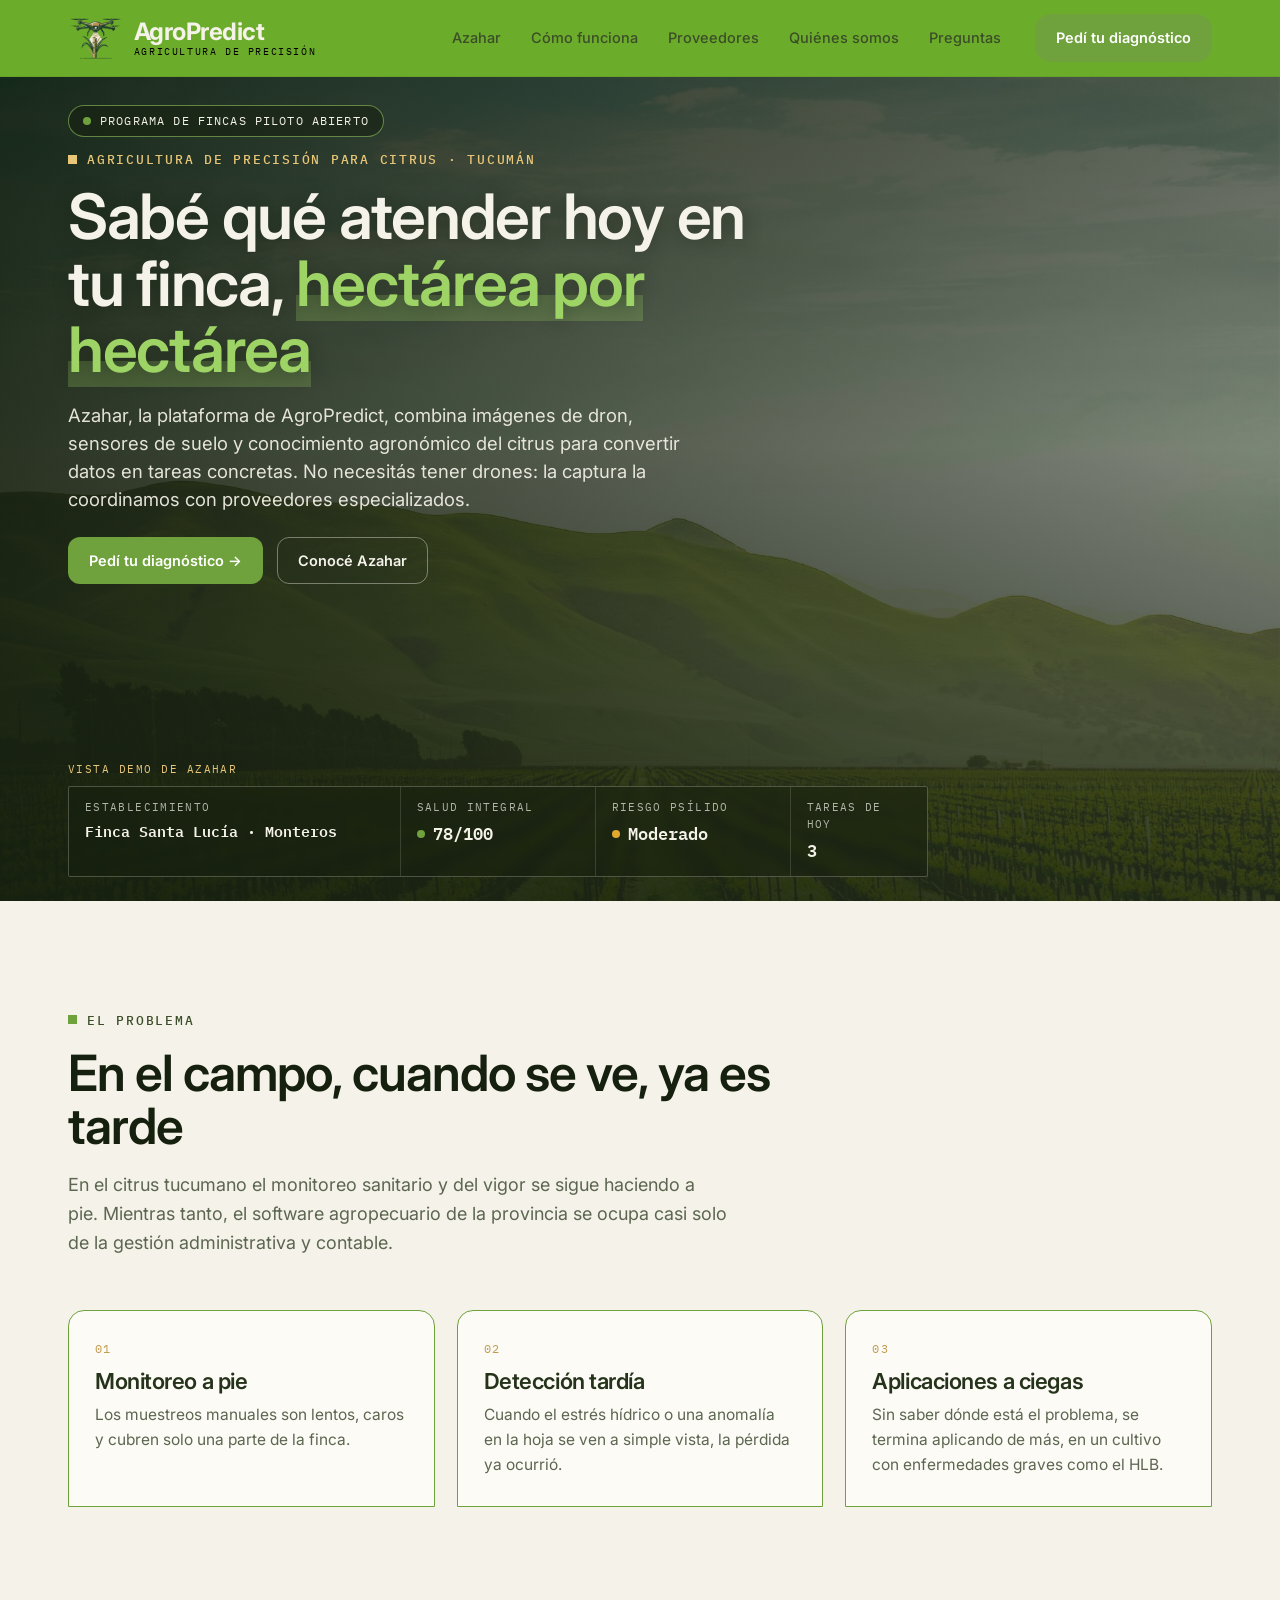
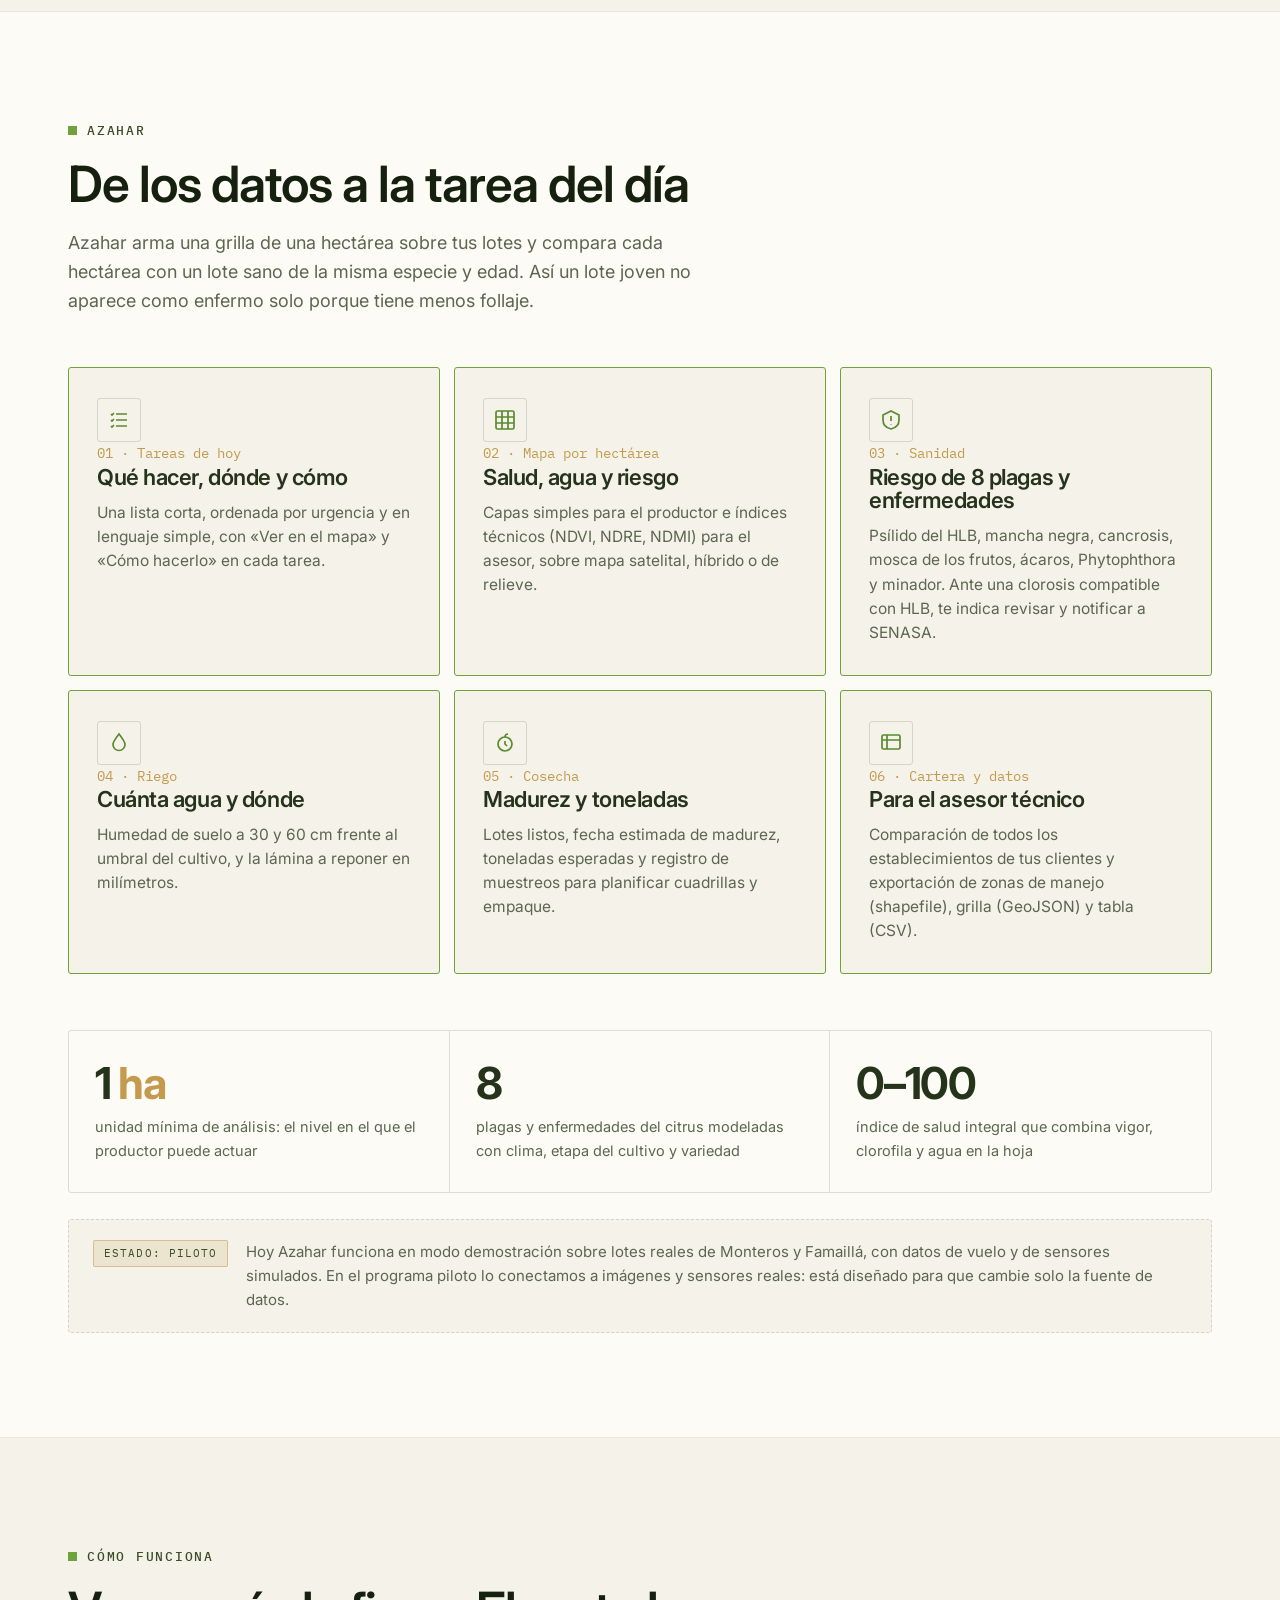
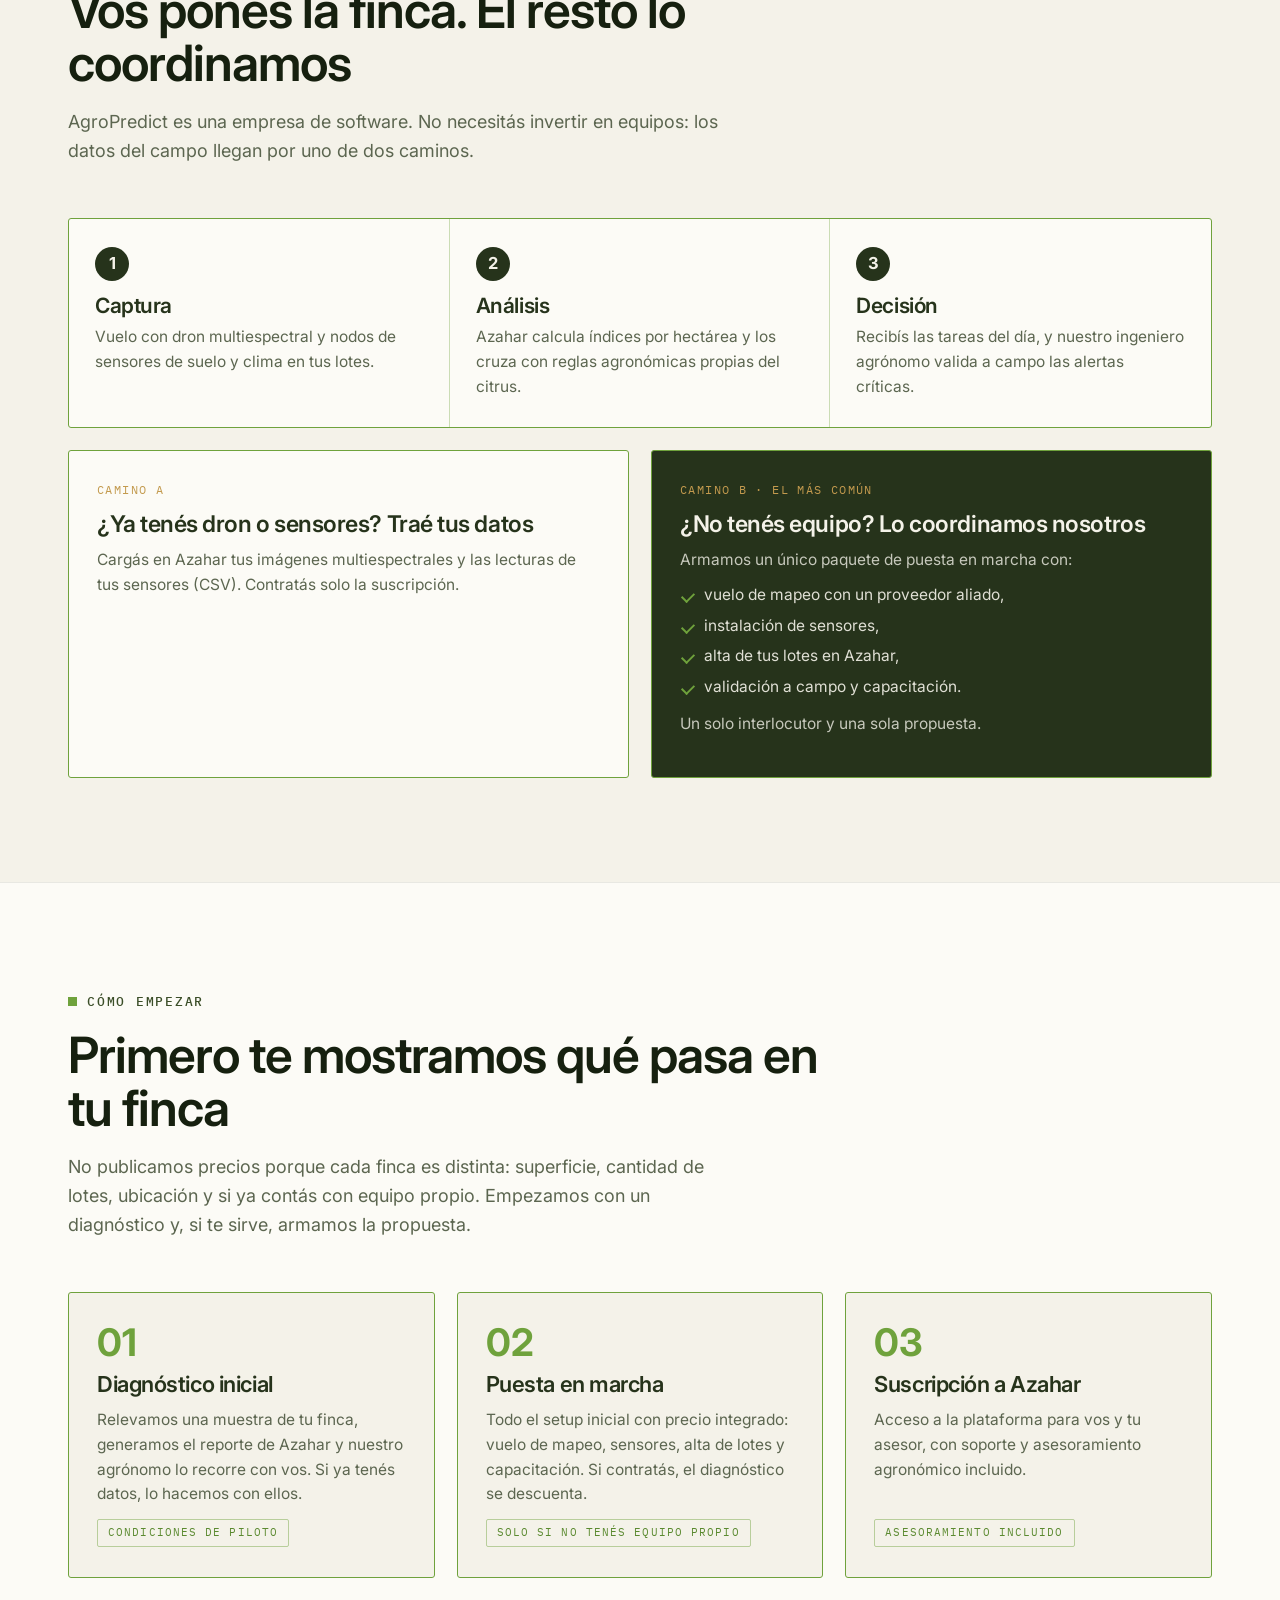
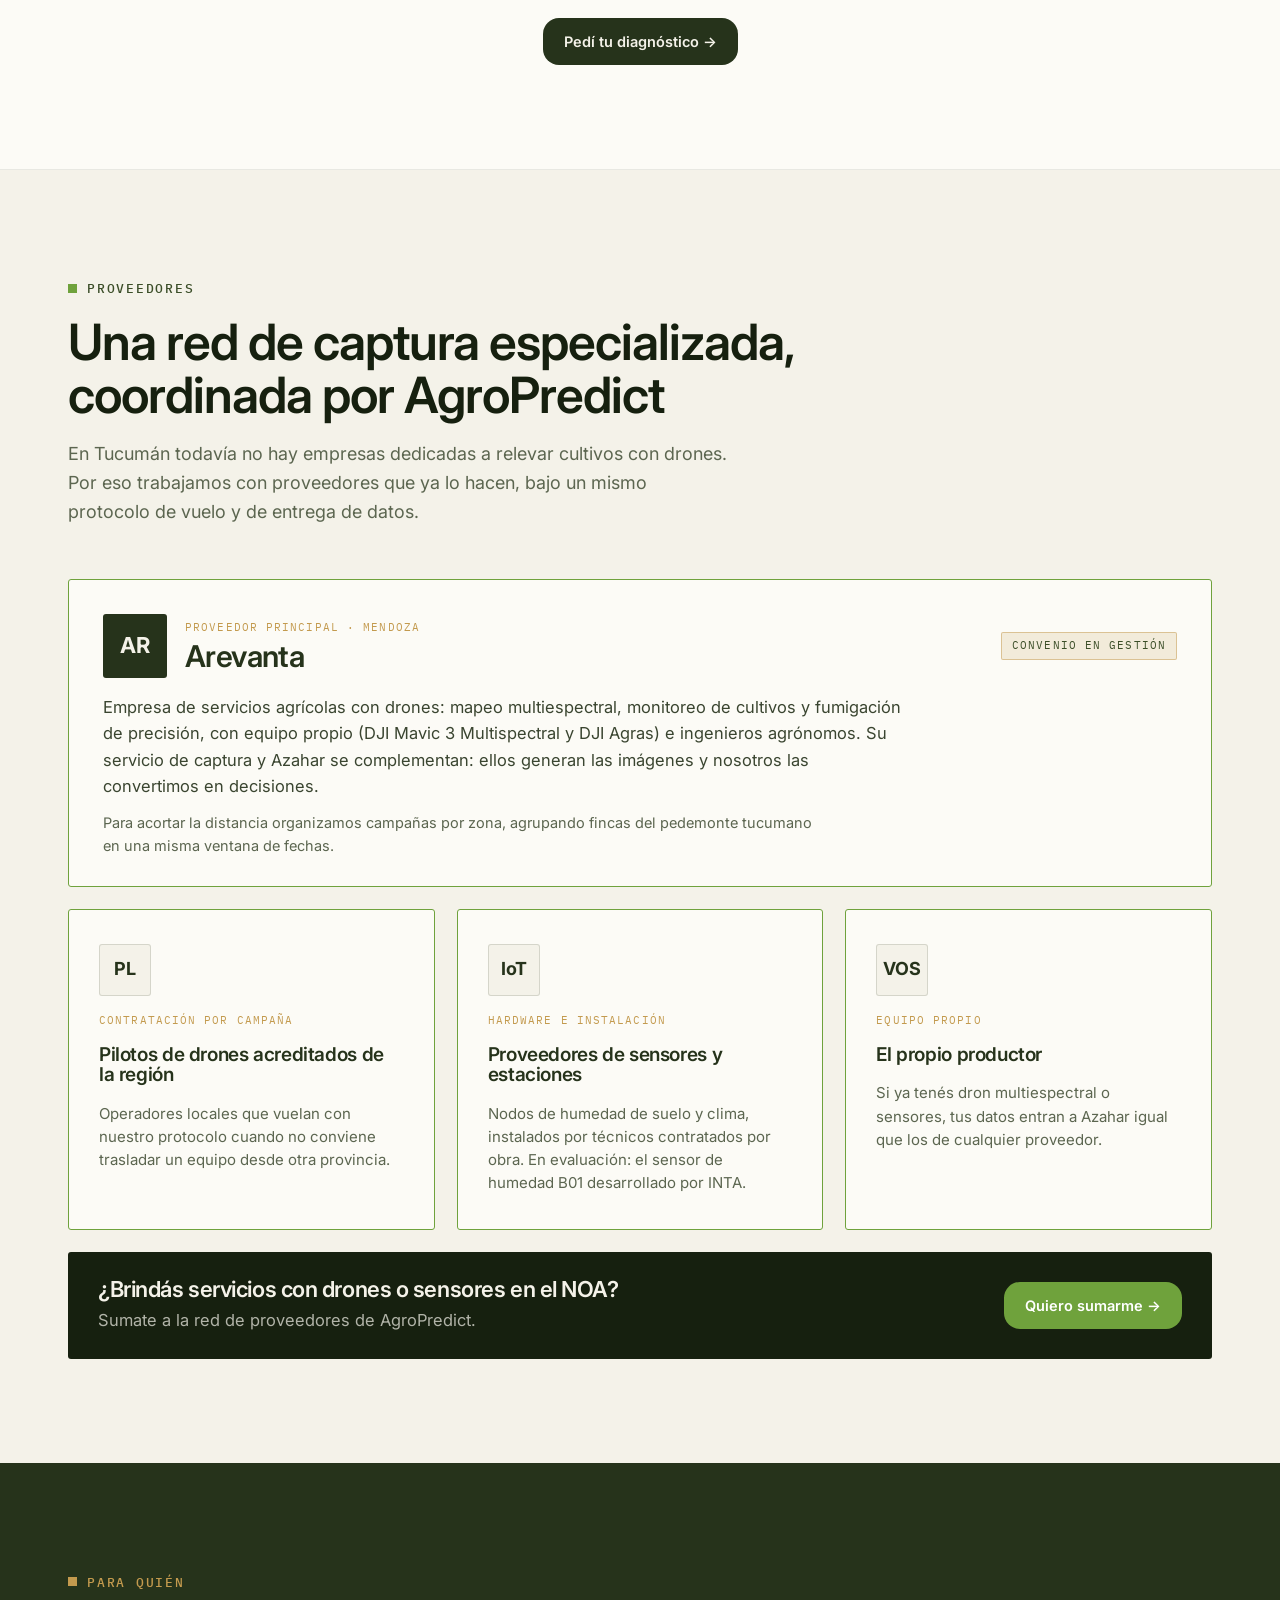
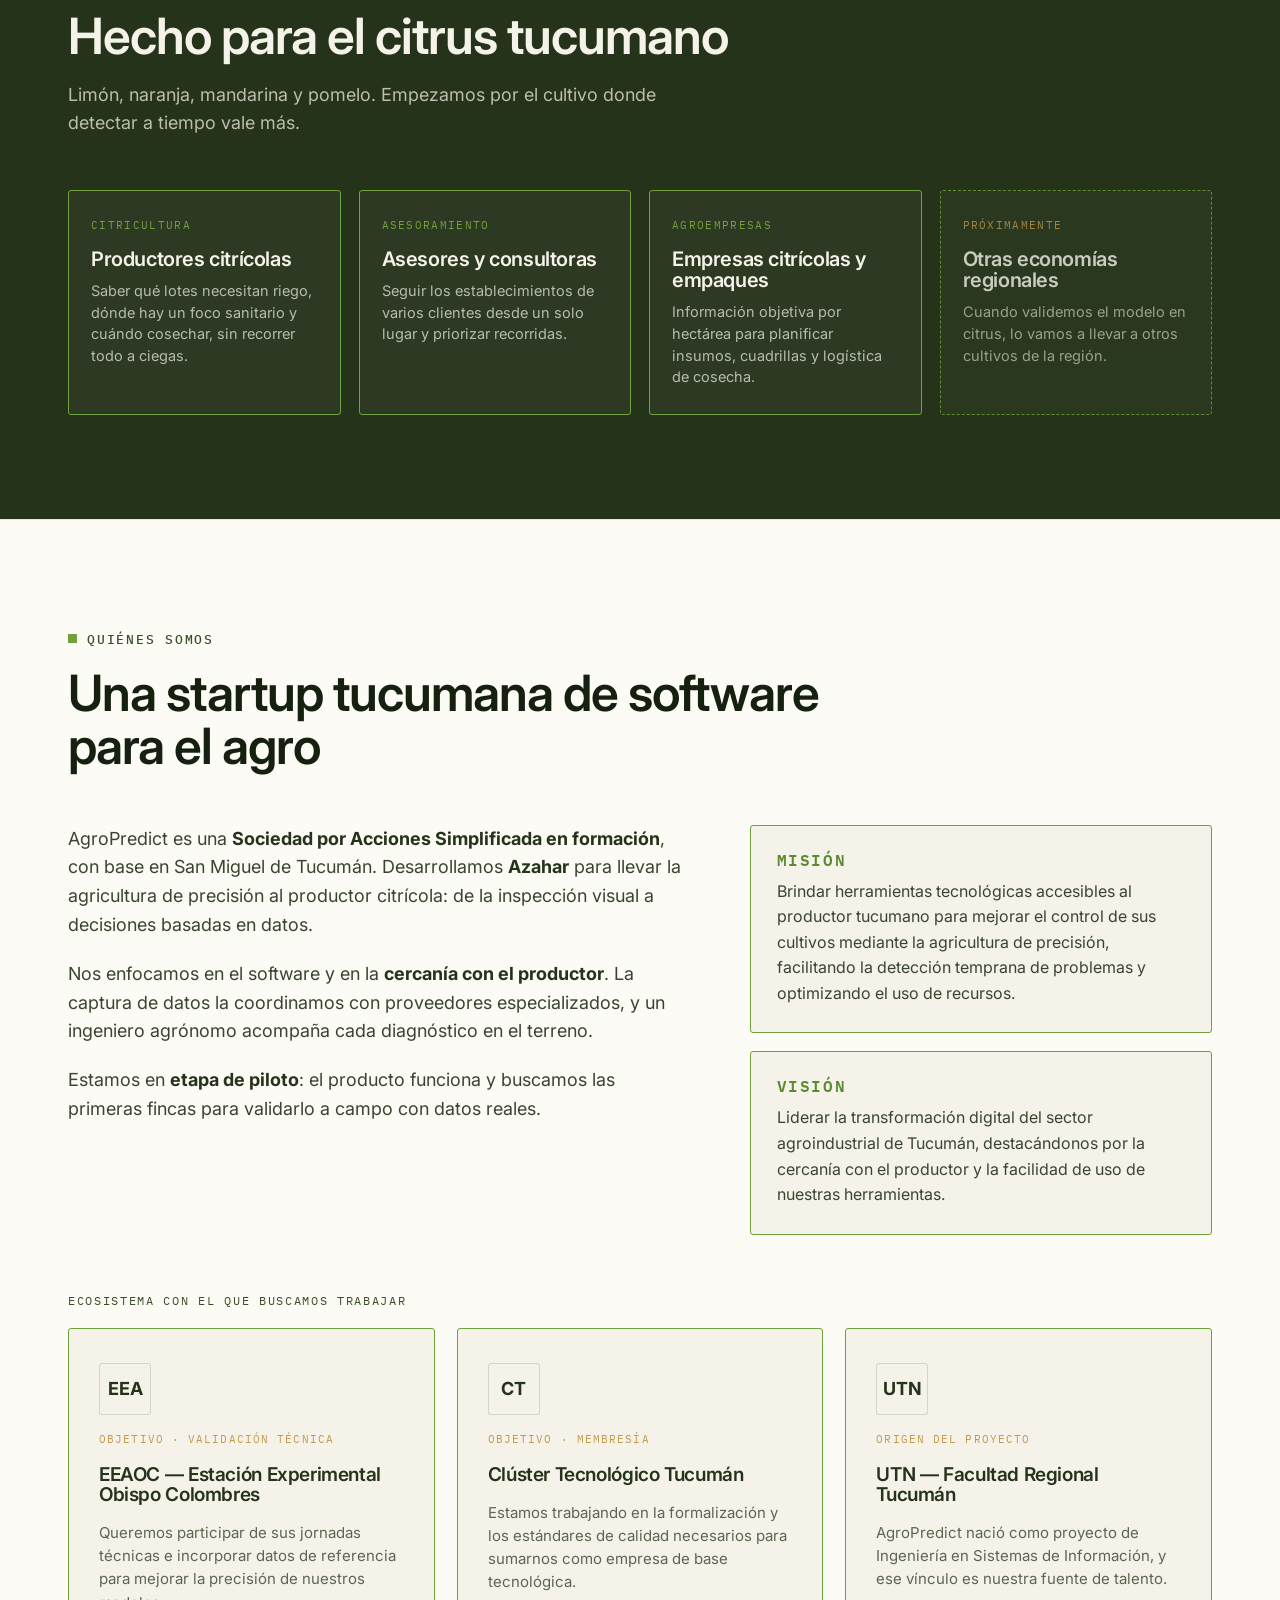
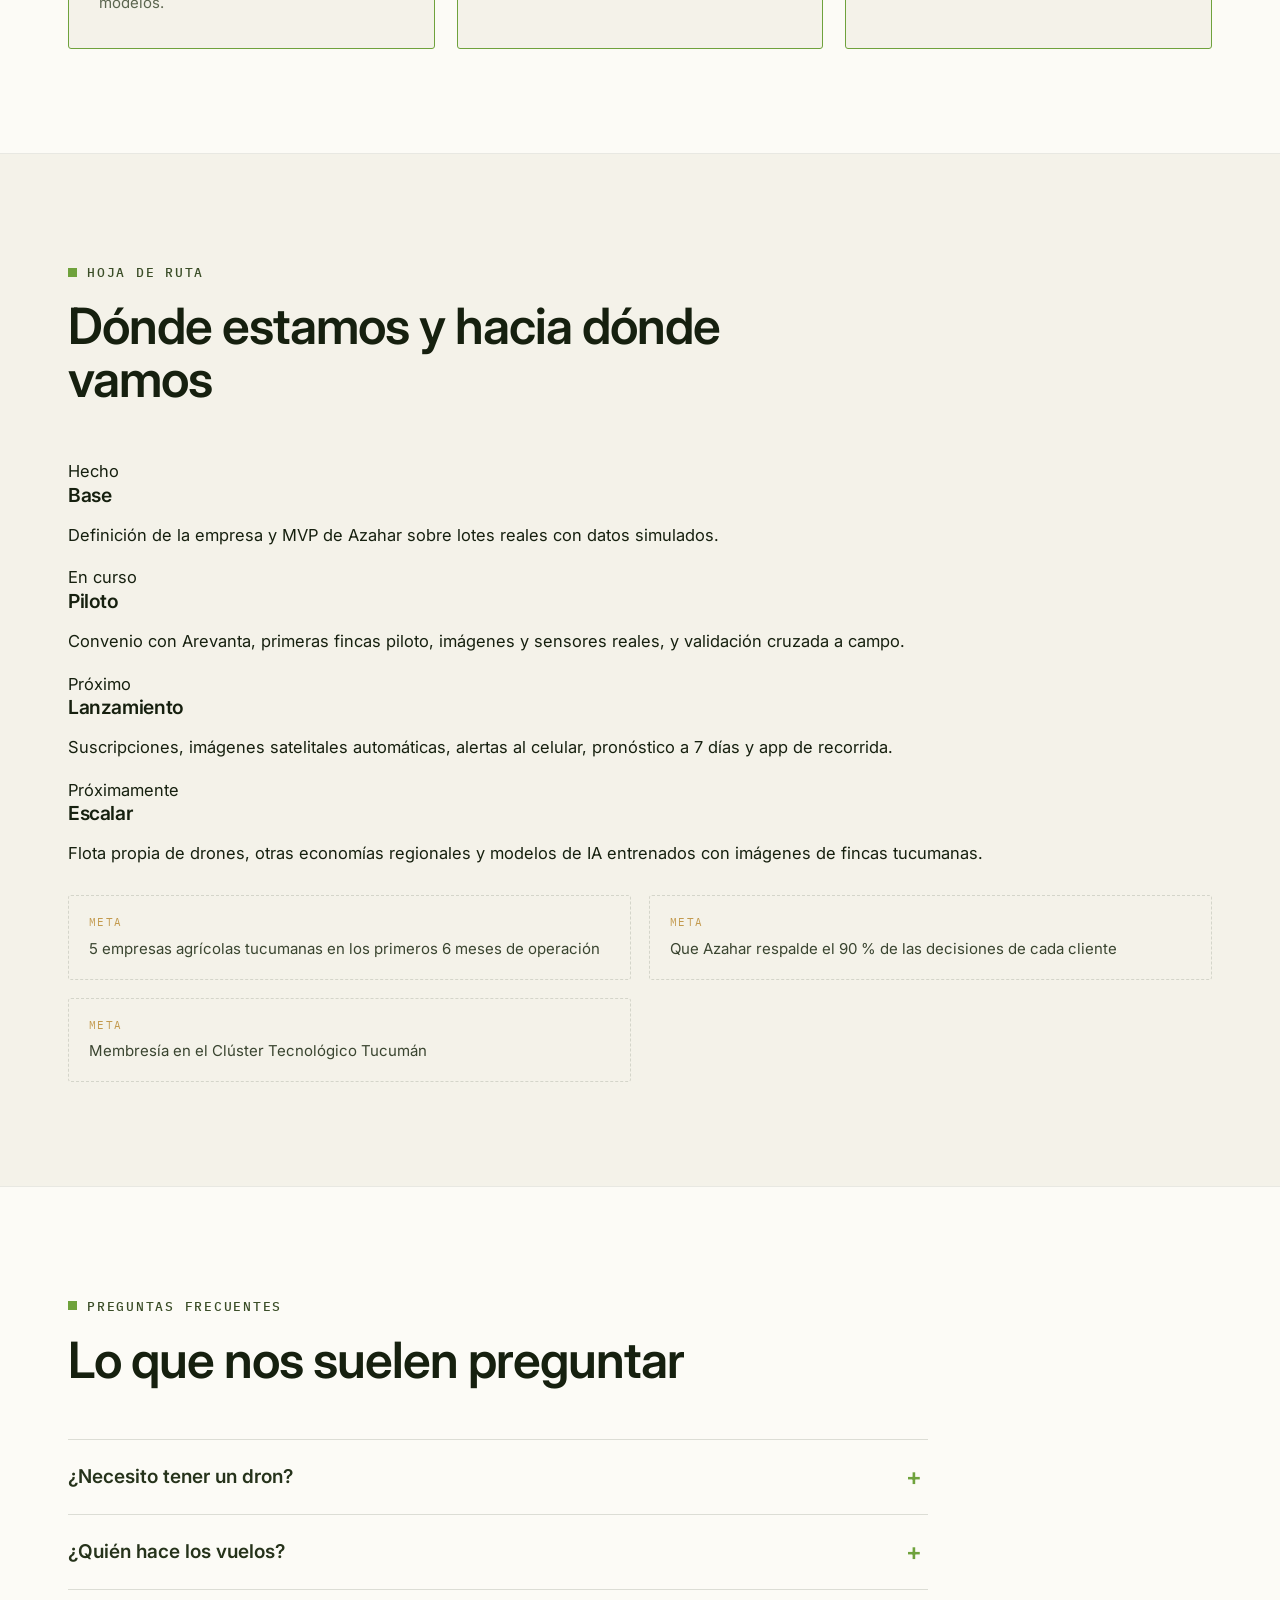
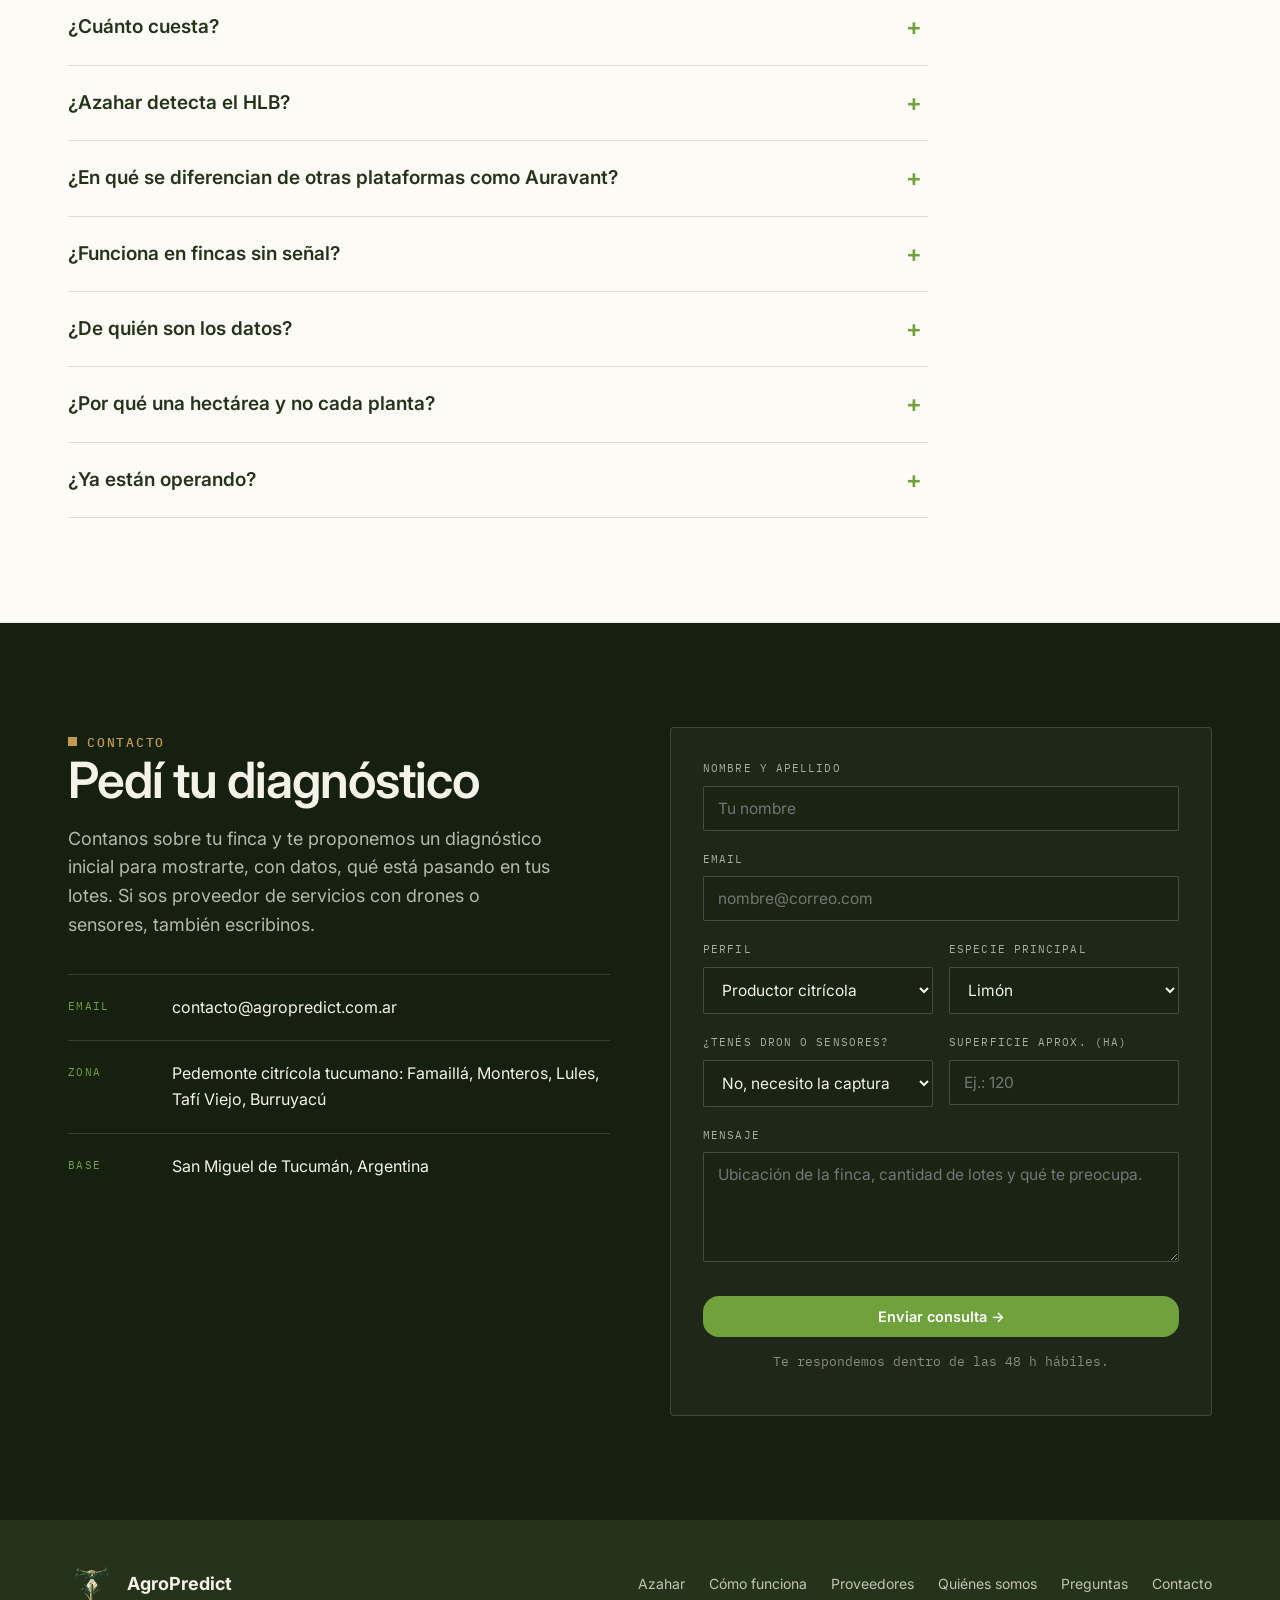
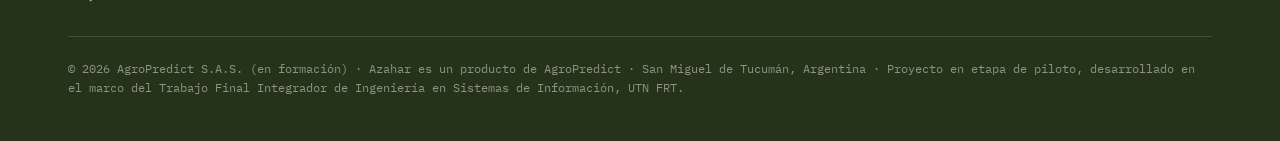
<file: landing.html>
<!doctype html>
<html lang="es">
<head>
<meta charset="utf-8">
<meta name="viewport" content="width=device-width, initial-scale=1">
<title>AgroPredict · Azahar — Agricultura de precisión para el citrus tucumano</title>
<meta name="description" content="Azahar, la plataforma de AgroPredict, combina imágenes de dron, sensores de suelo y conocimiento agronómico del citrus para decirte qué atender hoy en tu finca, hectárea por hectárea. Programa de fincas piloto en Tucumán.">
<link rel="preconnect" href="https://fonts.googleapis.com">
<link rel="preconnect" href="https://fonts.gstatic.com" crossorigin>
<link href="https://fonts.googleapis.com/css2?family=Inter:wght@400;500;600;700&family=IBM+Plex+Mono:wght@400;500;600&display=swap" rel="stylesheet">
<link rel="stylesheet" href="css/styles.css">
</head>
<body>

<!-- NAV -->
<header class="nav">
  <div class="wrap nav-inner">
    <a class="brand" href="#top" aria-label="AgroPredict inicio">
      <img src="assets/img/logo.png" alt="AgroPredict">
      <span class="bt"><strong>AgroPredict</strong><span>Agricultura de precisión</span></span>
    </a>
    <nav class="nav-links" id="menu">
      <a href="#azahar">Azahar</a>
      <a href="#como">Cómo funciona</a>
      <a href="#proveedores">Proveedores</a>
      <a href="#quienes">Quiénes somos</a>
      <a href="#faq">Preguntas</a>
      <a href="#contacto" class="btn btn-primary nav-mobile-cta">Pedí tu diagnóstico</a>
    </nav>
    <a href="#contacto" class="btn btn-primary nav-cta">Pedí tu diagnóstico</a>
    <button class="burger" id="burger" aria-label="Abrir menú" aria-expanded="false" aria-controls="menu"><span></span><span></span><span></span></button>
  </div>
</header>

<!-- HERO -->
<section class="hero" id="top" style="padding:0">
  <div class="hero-bg"><img src="assets/img/hero-bg.jpg" alt="Cultivo en hileras al pie de las sierras"></div>
  <div class="wrap hero-inner">
    <span class="pill"><span class="dot g"></span>Programa de fincas piloto abierto</span>
    <span class="eyebrow hero-eyebrow">Agricultura de precisión para citrus · Tucumán</span>
    <h1>Sabé qué atender hoy en tu finca, <em>hectárea por hectárea</em></h1>
    <p class="lead">Azahar, la plataforma de AgroPredict, combina imágenes de dron, sensores de suelo y conocimiento agronómico del citrus para convertir datos en tareas concretas. No necesitás tener drones: la captura la coordinamos con proveedores especializados.</p>
    <div class="hero-actions">
      <a href="#contacto" class="btn btn-primary">Pedí tu diagnóstico →</a>
      <a href="#azahar" class="btn btn-ghost">Conocé Azahar</a>
    </div>
    <div class="telemetry-wrap">
      <div class="telemetry-tag">Vista demo de Azahar</div>
      <div class="telemetry" aria-hidden="true">
        <div class="cell"><div class="k">Establecimiento</div><div class="v" style="font-size:15px">Finca Santa Lucía · Monteros</div></div>
        <div class="cell"><div class="k">Salud integral</div><div class="v"><span class="dot g"></span>78/100</div></div>
        <div class="cell"><div class="k">Riesgo psílido</div><div class="v"><span class="dot y"></span>Moderado</div></div>
        <div class="cell"><div class="k">Tareas de hoy</div><div class="v">3</div></div>
      </div>
    </div>
  </div>
</section>

<!-- PROBLEMA -->
<section id="problema">
  <div class="wrap">
    <div class="sec-head">
      <span class="eyebrow">El problema</span>
      <h2>En el campo, cuando se ve, ya es tarde</h2>
      <p>En el citrus tucumano el monitoreo sanitario y del vigor se sigue haciendo a pie. Mientras tanto, el software agropecuario de la provincia se ocupa casi solo de la gestión administrativa y contable.</p>
    </div>
    <div class="prob-grid">
      <div class="prob">
        <div class="n">01</div>
        <h3>Monitoreo a pie</h3>
        <p>Los muestreos manuales son lentos, caros y cubren solo una parte de la finca.</p>
      </div>
      <div class="prob">
        <div class="n">02</div>
        <h3>Detección tardía</h3>
        <p>Cuando el estrés hídrico o una anomalía en la hoja se ven a simple vista, la pérdida ya ocurrió.</p>
      </div>
      <div class="prob">
        <div class="n">03</div>
        <h3>Aplicaciones a ciegas</h3>
        <p>Sin saber dónde está el problema, se termina aplicando de más, en un cultivo con enfermedades graves como el HLB.</p>
      </div>
    </div>
  </div>
</section>

<!-- AZAHAR -->
<section id="azahar">
  <div class="wrap">
    <div class="sec-head">
      <span class="eyebrow">Azahar</span>
      <h2>De los datos a la tarea del día</h2>
      <p>Azahar arma una grilla de una hectárea sobre tus lotes y compara cada hectárea con un lote sano de la misma especie y edad. Así un lote joven no aparece como enfermo solo porque tiene menos follaje.</p>
    </div>
    <div class="svc-grid">
      <div class="svc">
        <div class="ico"><svg viewBox="0 0 24 24" fill="none" stroke="currentColor" stroke-width="1.7"><path d="M9 6h11M9 12h11M9 18h11"/><path d="M4 6l1 1 2-2M4 12l1 1 2-2M4 18l1 1 2-2"/></svg></div>
        <div class="idx">01 · Tareas de hoy</div>
        <h3>Qué hacer, dónde y cómo</h3>
        <p>Una lista corta, ordenada por urgencia y en lenguaje simple, con «Ver en el mapa» y «Cómo hacerlo» en cada tarea.</p>
      </div>
      <div class="svc">
        <div class="ico"><svg viewBox="0 0 24 24" fill="none" stroke="currentColor" stroke-width="1.7"><rect x="3" y="3" width="18" height="18" rx="1.5"/><path d="M3 9h18M3 15h18M9 3v18M15 3v18"/></svg></div>
        <div class="idx">02 · Mapa por hectárea</div>
        <h3>Salud, agua y riesgo</h3>
        <p>Capas simples para el productor e índices técnicos (NDVI, NDRE, NDMI) para el asesor, sobre mapa satelital, híbrido o de relieve.</p>
      </div>
      <div class="svc">
        <div class="ico"><svg viewBox="0 0 24 24" fill="none" stroke="currentColor" stroke-width="1.7"><path d="M12 3l8 4v5c0 5-3.5 8-8 9-4.5-1-8-4-8-9V7z"/><path d="M12 8v5M12 16v.5"/></svg></div>
        <div class="idx">03 · Sanidad</div>
        <h3>Riesgo de 8 plagas y enfermedades</h3>
        <p>Psílido del HLB, mancha negra, cancrosis, mosca de los frutos, ácaros, Phytophthora y minador. Ante una clorosis compatible con HLB, te indica revisar y notificar a SENASA.</p>
      </div>
      <div class="svc">
        <div class="ico"><svg viewBox="0 0 24 24" fill="none" stroke="currentColor" stroke-width="1.7"><path d="M12 3c3.5 4.5 6 7.6 6 10.5A6 6 0 0 1 6 13.5C6 10.6 8.5 7.5 12 3z"/></svg></div>
        <div class="idx">04 · Riego</div>
        <h3>Cuánta agua y dónde</h3>
        <p>Humedad de suelo a 30 y 60 cm frente al umbral del cultivo, y la lámina a reponer en milímetros.</p>
      </div>
      <div class="svc">
        <div class="ico"><svg viewBox="0 0 24 24" fill="none" stroke="currentColor" stroke-width="1.7"><circle cx="12" cy="13" r="7"/><path d="M12 6c0-2 1-3 3-3M12 10v3l2 2"/></svg></div>
        <div class="idx">05 · Cosecha</div>
        <h3>Madurez y toneladas</h3>
        <p>Lotes listos, fecha estimada de madurez, toneladas esperadas y registro de muestreos para planificar cuadrillas y empaque.</p>
      </div>
      <div class="svc">
        <div class="ico"><svg viewBox="0 0 24 24" fill="none" stroke="currentColor" stroke-width="1.7"><rect x="3" y="4" width="18" height="14" rx="1.5"/><path d="M3 9h18M8 4v14"/></svg></div>
        <div class="idx">06 · Cartera y datos</div>
        <h3>Para el asesor técnico</h3>
        <p>Comparación de todos los establecimientos de tus clientes y exportación de zonas de manejo (shapefile), grilla (GeoJSON) y tabla (CSV).</p>
      </div>
    </div>
    <div class="metrics">
      <div class="metric"><div class="n">1<span> ha</span></div><div class="l">unidad mínima de análisis: el nivel en el que el productor puede actuar</div></div>
      <div class="metric"><div class="n">8</div><div class="l">plagas y enfermedades del citrus modeladas con clima, etapa del cultivo y variedad</div></div>
      <div class="metric"><div class="n">0–100</div><div class="l">índice de salud integral que combina vigor, clorofila y agua en la hoja</div></div>
    </div>
    <div class="status-note">
      <span class="status-tag">Estado: piloto</span>
      <p>Hoy Azahar funciona en modo demostración sobre lotes reales de Monteros y Famaillá, con datos de vuelo y de sensores simulados. En el programa piloto lo conectamos a imágenes y sensores reales: está diseñado para que cambie solo la fuente de datos.</p>
    </div>
  </div>
</section>

<!-- CÓMO FUNCIONA -->
<section id="como">
  <div class="wrap">
    <div class="sec-head">
      <span class="eyebrow">Cómo funciona</span>
      <h2>Vos ponés la finca. El resto lo coordinamos</h2>
      <p>AgroPredict es una empresa de software. No necesitás invertir en equipos: los datos del campo llegan por uno de dos caminos.</p>
    </div>
    <div class="steps">
      <div class="step"><div class="sn">1</div><h3>Captura</h3><p>Vuelo con dron multiespectral y nodos de sensores de suelo y clima en tus lotes.</p></div>
      <div class="step"><div class="sn">2</div><h3>Análisis</h3><p>Azahar calcula índices por hectárea y los cruza con reglas agronómicas propias del citrus.</p></div>
      <div class="step"><div class="sn">3</div><h3>Decisión</h3><p>Recibís las tareas del día, y nuestro ingeniero agrónomo valida a campo las alertas críticas.</p></div>
    </div>
    <div class="paths">
      <div class="path">
        <div class="path-k">Camino A</div>
        <h3>¿Ya tenés dron o sensores? Traé tus datos</h3>
        <p>Cargás en Azahar tus imágenes multiespectrales y las lecturas de tus sensores (CSV). Contratás solo la suscripción.</p>
      </div>
      <div class="path path-main">
        <div class="path-k">Camino B · el más común</div>
        <h3>¿No tenés equipo? Lo coordinamos nosotros</h3>
        <p>Armamos un único paquete de puesta en marcha con:</p>
        <ul class="ticks">
          <li>vuelo de mapeo con un proveedor aliado,</li>
          <li>instalación de sensores,</li>
          <li>alta de tus lotes en Azahar,</li>
          <li>validación a campo y capacitación.</li>
        </ul>
        <p>Un solo interlocutor y una sola propuesta.</p>
      </div>
    </div>
  </div>
</section>

<!-- CÓMO EMPEZAR -->
<section id="empezar">
  <div class="wrap">
    <div class="sec-head">
      <span class="eyebrow">Cómo empezar</span>
      <h2>Primero te mostramos qué pasa en tu finca</h2>
      <p>No publicamos precios porque cada finca es distinta: superficie, cantidad de lotes, ubicación y si ya contás con equipo propio. Empezamos con un diagnóstico y, si te sirve, armamos la propuesta.</p>
    </div>
    <div class="offer">
      <div class="off">
        <div class="off-n">01</div>
        <h3>Diagnóstico inicial</h3>
        <p>Relevamos una muestra de tu finca, generamos el reporte de Azahar y nuestro agrónomo lo recorre con vos. Si ya tenés datos, lo hacemos con ellos.</p>
        <span class="off-tag">Condiciones de piloto</span>
      </div>
      <div class="off">
        <div class="off-n">02</div>
        <h3>Puesta en marcha</h3>
        <p>Todo el setup inicial con precio integrado: vuelo de mapeo, sensores, alta de lotes y capacitación. Si contratás, el diagnóstico se descuenta.</p>
        <span class="off-tag">Solo si no tenés equipo propio</span>
      </div>
      <div class="off">
        <div class="off-n">03</div>
        <h3>Suscripción a Azahar</h3>
        <p>Acceso a la plataforma para vos y tu asesor, con soporte y asesoramiento agronómico incluido.</p>
        <span class="off-tag">Asesoramiento incluido</span>
      </div>
    </div>
    <div class="center-cta"><a href="#contacto" class="btn btn-dark">Pedí tu diagnóstico →</a></div>
  </div>
</section>

<!-- PROVEEDORES -->
<section id="proveedores">
  <div class="wrap">
    <div class="sec-head">
      <span class="eyebrow">Proveedores</span>
      <h2>Una red de captura especializada, coordinada por AgroPredict</h2>
      <p>En Tucumán todavía no hay empresas dedicadas a relevar cultivos con drones. Por eso trabajamos con proveedores que ya lo hacen, bajo un mismo protocolo de vuelo y de entrega de datos.</p>
    </div>
    <div class="prov-main">
      <div class="prov-main-head">
        <div class="badge-lg">AR</div>
        <div>
          <div class="role">Proveedor principal · Mendoza</div>
          <h3>Arevanta</h3>
        </div>
        <span class="status-tag">Convenio en gestión</span>
      </div>
      <p>Empresa de servicios agrícolas con drones: mapeo multiespectral, monitoreo de cultivos y fumigación de precisión, con equipo propio (DJI Mavic 3 Multispectral y DJI Agras) e ingenieros agrónomos. Su servicio de captura y Azahar se complementan: ellos generan las imágenes y nosotros las convertimos en decisiones.</p>
      <p class="muted-s">Para acortar la distancia organizamos campañas por zona, agrupando fincas del pedemonte tucumano en una misma ventana de fechas.</p>
    </div>
    <div class="soc-grid">
      <div class="soc">
        <div class="badge">PL</div>
        <div class="role">Contratación por campaña</div>
        <h3>Pilotos de drones acreditados de la región</h3>
        <p>Operadores locales que vuelan con nuestro protocolo cuando no conviene trasladar un equipo desde otra provincia.</p>
      </div>
      <div class="soc">
        <div class="badge">IoT</div>
        <div class="role">Hardware e instalación</div>
        <h3>Proveedores de sensores y estaciones</h3>
        <p>Nodos de humedad de suelo y clima, instalados por técnicos contratados por obra. En evaluación: el sensor de humedad B01 desarrollado por INTA.</p>
      </div>
      <div class="soc">
        <div class="badge">VOS</div>
        <div class="role">Equipo propio</div>
        <h3>El propio productor</h3>
        <p>Si ya tenés dron multiespectral o sensores, tus datos entran a Azahar igual que los de cualquier proveedor.</p>
      </div>
    </div>
    <div class="join">
      <div>
        <h3>¿Brindás servicios con drones o sensores en el NOA?</h3>
        <p>Sumate a la red de proveedores de AgroPredict.</p>
      </div>
      <a href="#contacto" class="btn btn-primary" data-perfil="Proveedor de drones o sensores">Quiero sumarme →</a>
    </div>
  </div>
</section>

<!-- CLIENTES -->
<section id="clientes">
  <div class="wrap">
    <div class="sec-head">
      <span class="eyebrow">Para quién</span>
      <h2>Hecho para el citrus tucumano</h2>
      <p>Limón, naranja, mandarina y pomelo. Empezamos por el cultivo donde detectar a tiempo vale más.</p>
    </div>
    <div class="cli-grid">
      <div class="cli"><div class="tag">Citricultura</div><h3>Productores citrícolas</h3><p>Saber qué lotes necesitan riego, dónde hay un foco sanitario y cuándo cosechar, sin recorrer todo a ciegas.</p></div>
      <div class="cli"><div class="tag">Asesoramiento</div><h3>Asesores y consultoras</h3><p>Seguir los establecimientos de varios clientes desde un solo lugar y priorizar recorridas.</p></div>
      <div class="cli"><div class="tag">Agroempresas</div><h3>Empresas citrícolas y empaques</h3><p>Información objetiva por hectárea para planificar insumos, cuadrillas y logística de cosecha.</p></div>
      <div class="cli cli-soon"><div class="tag">Próximamente</div><h3>Otras economías regionales</h3><p>Cuando validemos el modelo en citrus, lo vamos a llevar a otros cultivos de la región.</p></div>
    </div>
  </div>
</section>

<!-- QUIÉNES SOMOS -->
<section id="quienes">
  <div class="wrap">
    <div class="sec-head">
      <span class="eyebrow">Quiénes somos</span>
      <h2>Una startup tucumana de software para el agro</h2>
    </div>
    <div class="about-grid">
      <div class="about-copy">
        <p>AgroPredict es una <strong>Sociedad por Acciones Simplificada en formación</strong>, con base en San Miguel de Tucumán. Desarrollamos <strong>Azahar</strong> para llevar la agricultura de precisión al productor citrícola: de la inspección visual a decisiones basadas en datos.</p>
        <p>Nos enfocamos en el software y en la <strong>cercanía con el productor</strong>. La captura de datos la coordinamos con proveedores especializados, y un ingeniero agrónomo acompaña cada diagnóstico en el terreno.</p>
        <p>Estamos en <strong>etapa de piloto</strong>: el producto funciona y buscamos las primeras fincas para validarlo a campo con datos reales.</p>
      </div>
      <div class="mv">
        <div class="card">
          <h3>Misión</h3>
          <p>Brindar herramientas tecnológicas accesibles al productor tucumano para mejorar el control de sus cultivos mediante la agricultura de precisión, facilitando la detección temprana de problemas y optimizando el uso de recursos.</p>
        </div>
        <div class="card">
          <h3>Visión</h3>
          <p>Liderar la transformación digital del sector agroindustrial de Tucumán, destacándonos por la cercanía con el productor y la facilidad de uso de nuestras herramientas.</p>
        </div>
      </div>
    </div>
    <div class="eco">
      <div class="eco-head">Ecosistema con el que buscamos trabajar</div>
      <div class="soc-grid">
        <div class="soc">
          <div class="badge">EEA</div>
          <div class="role">Objetivo · validación técnica</div>
          <h3>EEAOC — Estación Experimental Obispo Colombres</h3>
          <p>Queremos participar de sus jornadas técnicas e incorporar datos de referencia para mejorar la precisión de nuestros modelos.</p>
        </div>
        <div class="soc">
          <div class="badge">CT</div>
          <div class="role">Objetivo · membresía</div>
          <h3>Clúster Tecnológico Tucumán</h3>
          <p>Estamos trabajando en la formalización y los estándares de calidad necesarios para sumarnos como empresa de base tecnológica.</p>
        </div>
        <div class="soc">
          <div class="badge">UTN</div>
          <div class="role">Origen del proyecto</div>
          <h3>UTN — Facultad Regional Tucumán</h3>
          <p>AgroPredict nació como proyecto de Ingeniería en Sistemas de Información, y ese vínculo es nuestra fuente de talento.</p>
        </div>
      </div>
    </div>
  </div>
</section>

<!-- HOJA DE RUTA -->
<section id="ruta">
  <div class="wrap">
    <div class="sec-head">
      <span class="eyebrow">Hoja de ruta</span>
      <h2>Dónde estamos y hacia dónde vamos</h2>
    </div>
    <div class="road">
      <div class="phase done">
        <div class="ph-s">Hecho</div>
        <h3>Base</h3>
        <p>Definición de la empresa y MVP de Azahar sobre lotes reales con datos simulados.</p>
      </div>
      <div class="phase now">
        <div class="ph-s">En curso</div>
        <h3>Piloto</h3>
        <p>Convenio con Arevanta, primeras fincas piloto, imágenes y sensores reales, y validación cruzada a campo.</p>
      </div>
      <div class="phase">
        <div class="ph-s">Próximo</div>
        <h3>Lanzamiento</h3>
        <p>Suscripciones, imágenes satelitales automáticas, alertas al celular, pronóstico a 7 días y app de recorrida.</p>
      </div>
      <div class="phase soon">
        <div class="ph-s">Próximamente</div>
        <h3>Escalar</h3>
        <p>Flota propia de drones, otras economías regionales y modelos de IA entrenados con imágenes de fincas tucumanas.</p>
      </div>
    </div>
    <div class="goals">
      <div class="goal"><span>Meta</span>5 empresas agrícolas tucumanas en los primeros 6 meses de operación</div>
      <div class="goal"><span>Meta</span>Que Azahar respalde el 90 % de las decisiones de cada cliente</div>
      <div class="goal"><span>Meta</span>Membresía en el Clúster Tecnológico Tucumán</div>
    </div>
  </div>
</section>

<!-- FAQ -->
<section id="faq">
  <div class="wrap">
    <div class="sec-head">
      <span class="eyebrow">Preguntas frecuentes</span>
      <h2>Lo que nos suelen preguntar</h2>
    </div>
    <div class="faq">
      <details><summary>¿Necesito tener un dron?</summary><p>No. Si ya tenés dron multiespectral o sensores, cargás tus datos. Si no, coordinamos la captura con proveedores aliados dentro del paquete de puesta en marcha.</p></details>
      <details><summary>¿Quién hace los vuelos?</summary><p>Proveedores especializados, en primer lugar Arevanta (convenio en gestión), y pilotos acreditados de la región que trabajan con nuestro protocolo. Vos hablás solo con AgroPredict.</p></details>
      <details><summary>¿Cuánto cuesta?</summary><p>Depende de la superficie, la cantidad de lotes y si ya tenés equipo. Por eso empezamos con un diagnóstico y después armamos una propuesta con precio integrado.</p></details>
      <details><summary>¿Azahar detecta el HLB?</summary><p>No lo diagnostica. Detecta una pérdida de clorofila localizada, compatible con HLB, y te indica revisar las plantas y, si hay síntomas, notificar a SENASA, porque es una enfermedad de denuncia obligatoria.</p></details>
      <details><summary>¿En qué se diferencian de otras plataformas como Auravant?</summary><p>Usamos el detalle del dron y no solo imagen satelital, nos especializamos en citrus, te damos tareas concretas en lugar de mapas para interpretar e incluimos un agrónomo que valida a campo.</p></details>
      <details><summary>¿Funciona en fincas sin señal?</summary><p>Sí. Las imágenes se descargan en el campo y se procesan después, y Azahar puede usarse sin conexión. Lo único que necesita internet es el mapa de fondo.</p></details>
      <details><summary>¿De quién son los datos?</summary><p>Del productor. Cada usuario ve solo lo suyo y puede exportar toda su información cuando quiera.</p></details>
      <details><summary>¿Por qué una hectárea y no cada planta?</summary><p>Porque es el nivel en el que se puede actuar, como regar un sector o revisar un foco, y mantiene el sistema liviano.</p></details>
      <details><summary>¿Ya están operando?</summary><p>Estamos en etapa de piloto: Azahar funciona y buscamos las primeras fincas para validarlo a campo con datos reales.</p></details>
    </div>
  </div>
</section>

<!-- CONTACTO -->
<section id="contacto">
  <div class="wrap">
    <div class="contact-grid">
      <div>
        <span class="eyebrow">Contacto</span>
        <h2>Pedí tu diagnóstico</h2>
        <p class="lead">Contanos sobre tu finca y te proponemos un diagnóstico inicial para mostrarte, con datos, qué está pasando en tus lotes. Si sos proveedor de servicios con drones o sensores, también escribinos.</p>
        <div class="contact-list">
          <div class="row"><div class="k">Email</div><div class="val">contacto@agropredict.com.ar</div></div>
          <div class="row"><div class="k">Zona</div><div class="val">Pedemonte citrícola tucumano: Famaillá, Monteros, Lules, Tafí Viejo, Burruyacú</div></div>
          <div class="row"><div class="k">Base</div><div class="val">San Miguel de Tucumán, Argentina</div></div>
        </div>
      </div>
      <form class="form" id="contactForm" novalidate>
        <div class="field">
          <label for="nombre">Nombre y apellido</label>
          <input id="nombre" name="nombre" type="text" placeholder="Tu nombre" required>
        </div>
        <div class="field">
          <label for="email">Email</label>
          <input id="email" name="email" type="email" placeholder="nombre@correo.com" required>
        </div>
        <div class="field-row">
          <div class="field">
            <label for="perfil">Perfil</label>
            <select id="perfil" name="perfil">
              <option>Productor citrícola</option>
              <option>Asesor técnico / consultora</option>
              <option>Empresa citrícola / empaque</option>
              <option>Proveedor de drones o sensores</option>
              <option>Otro</option>
            </select>
          </div>
          <div class="field">
            <label for="especie">Especie principal</label>
            <select id="especie" name="especie">
              <option>Limón</option>
              <option>Naranja</option>
              <option>Mandarina</option>
              <option>Pomelo</option>
              <option>Otro cultivo (próximamente)</option>
            </select>
          </div>
        </div>
        <div class="field-row">
          <div class="field">
            <label for="equipo">¿Tenés dron o sensores?</label>
            <select id="equipo" name="equipo">
              <option>No, necesito la captura</option>
              <option>Tengo dron multiespectral</option>
              <option>Tengo sensores</option>
              <option>Tengo ambos</option>
            </select>
          </div>
          <div class="field">
            <label for="superficie">Superficie aprox. (ha)</label>
            <input id="superficie" name="superficie" type="number" min="0" placeholder="Ej.: 120">
          </div>
        </div>
        <div class="field">
          <label for="mensaje">Mensaje</label>
          <textarea id="mensaje" name="mensaje" placeholder="Ubicación de la finca, cantidad de lotes y qué te preocupa."></textarea>
        </div>
        <button type="submit" class="btn btn-primary">Enviar consulta →</button>
        <p class="form-note" id="formNote">Te respondemos dentro de las 48 h hábiles.</p>
      </form>
    </div>
  </div>
</section>

<!-- FOOTER -->
<footer class="ft">
  <div class="wrap ft-inner">
    <div class="ft-brand">
      <img src="assets/img/logo.png" alt="AgroPredict">
      <strong>AgroPredict</strong>
    </div>
    <nav class="ft-links">
      <a href="#azahar">Azahar</a>
      <a href="#como">Cómo funciona</a>
      <a href="#proveedores">Proveedores</a>
      <a href="#quienes">Quiénes somos</a>
      <a href="#faq">Preguntas</a>
      <a href="#contacto">Contacto</a>
    </nav>
    <div class="ft-copy">© 2026 AgroPredict S.A.S. (en formación) · Azahar es un producto de AgroPredict · San Miguel de Tucumán, Argentina · Proyecto en etapa de piloto, desarrollado en el marco del Trabajo Final Integrador de Ingeniería en Sistemas de Información, UTN FRT.</div>
  </div>
</footer>

<script src="js/main.js"></script>
</body>
</html>
</file>
<file: css/styles.css>
:root {
  --ink: #16200f;
  --forest: #26331b;
  --olive: #3b4e28;
  --sap: #6fa23c;
  --sap-deep: #5b8a30;
  --gold: #c39a4e;
  --cream: #f4f2e9;
  --paper: #fcfbf6;
  --line: rgba(38, 51, 27, 0.15);
  --line-soft: rgba(38, 51, 27, 0.09);
  --muted: #5c6650;
  --ndvi-red: #c0503a;
  --ndvi-gold: #e0a82e;
  --ndvi-green: #6fa23c;
  --display: "Inter", sans-serif;
  --body: "Inter", sans-serif;
  --mono: "IBM Plex Mono", monospace;
}
* {
  box-sizing: border-box;
}
html {
  scroll-behavior: smooth;
}
body {
  margin: 0;
  background: var(--cream);
  color: var(--ink);
  font-family: var(--body);
  font-size: 16.5px;
  line-height: 1.6;
  -webkit-font-smoothing: antialiased;
  overflow-x: hidden;
}
a {
  color: inherit;
  text-decoration: none;
}
img {
  display: block;
  max-width: 100%;
}
h1,
h2,
h3 {
  font-family: var(--display);
  font-weight: 600;
  line-height: 1.06;
  letter-spacing: -0.02em;
  margin: 0;
}
.wrap {
  max-width: 1200px;
  margin: 0 auto;
  padding: 0 28px;
}

/* ---------- eyebrow ---------- */
.eyebrow {
  font-family: var(--mono);
  font-size: 12.5px;
  font-weight: 500;
  letter-spacing: 0.14em;
  text-transform: uppercase;
  color: var(--olive);
  display: inline-flex;
  align-items: center;
  gap: 10px;
}
.eyebrow::before {
  content: "";
  width: 9px;
  height: 9px;
  background: var(--sap);
  display: inline-block;
}

/* ---------- nav ---------- */
header.nav {
  position: sticky;
  top: 0;
  z-index: 60;
  background: #5da416e5;
  backdrop-filter: blur(12px);
  border-bottom: 1px solid var(--line-soft);
}
.nav-inner {
  display: flex;
  align-items: center;
  gap: 28px;
  height: 76px;
}
.brand {
  display: flex;
  align-items: center;
  gap: 12px;
  margin-right: auto;
}
.brand img {
  height: 46px;
  width: auto;
}
.brand .bt {
  display: flex;
  flex-direction: column;
  line-height: 1;
}
.brand .bt > strong {
  font-family: var(--display);
  font-weight: 700;
  font-size: 24px;
  letter-spacing: -0.02em;
  color: var(--cream);
}
.brand .bt span {
  font-family: var(--mono);
  font-size: 10px;
  letter-spacing: 0.16em;
  text-transform: uppercase;
  color: black;
  margin-top: 3px;
}
.nav-links {
  display: flex;
  align-items: center;
  gap: 30px;
}
.nav-links a {
  font-size: 14.5px;
  font-weight: 500;
  color: var(--olive);
  position: relative;
  padding: 4px 0;
}
.nav-links a::after {
  content: "";
  position: absolute;
  left: 0;
  bottom: -2px;
  width: 0;
  height: 2px;
  background: var(--sap);
  transition: width 0.25s ease;
}
.nav-links a:hover {
  color: var(--ink);
}
.nav-links a:hover::after {
  width: 100%;
}
.btn {
  font-family: var(--body);
  font-weight: 600;
  font-size: 14.5px;
  padding: 11px 20px;
  border-radius: 2px;
  border: 1px solid transparent;
  cursor: pointer;
  display: inline-flex;
  align-items: center;
  gap: 9px;
  transition:
    transform 0.15s ease,
    background 0.2s ease;
}
.btn-primary {
  background: var(--sap);
  color: #fff;
  border-radius: 16px;
}
.btn-primary:hover {
  background: var(--sap-deep);
  transform: translateY(-1px);
}
.btn-ghost {
  background: transparent;
  color: var(--cream);
  border-color: rgba(244, 242, 233, 0.4);
}
.btn-ghost:hover {
  background: rgba(244, 242, 233, 0.1);
}
.btn-dark {
  background: var(--forest);
  color: var(--cream);
  border-radius: 16px;
}
.btn-dark:hover {
  background: var(--ink);
  transform: translateY(-1px);
}
.nav-cta {
  margin-left: 6px;
}
.burger {
  display: none;
  background: none;
  border: 0;
  cursor: pointer;
  padding: 6px;
  margin-left: auto;
}
.burger span {
  display: block;
  width: 24px;
  height: 2px;
  background: var(--forest);
  margin: 5px 0;
}

/* ---------- hero ---------- */
.hero {
  position: relative;
  min-height: calc(100vh - 76px);
  display: flex;
  align-items: stretch;
  color: var(--cream);
  overflow: hidden;
}
.hero-bg {
  position: absolute;
  inset: 0;
  z-index: 0;
}
.hero-bg img {
  width: 100%;
  height: 100%;
  object-fit: cover;
  object-position: center 40%;
}
.hero-bg::after {
  content: "";
  position: absolute;
  inset: 0;
  background:
    linear-gradient(
      180deg,
      rgba(22, 32, 15, 0.65) 0%,
      rgba(22, 32, 15, 0.45) 45%,
      rgba(22, 32, 15, 0.84) 100%
    ),
    linear-gradient(
      90deg,
      rgba(22, 32, 15, 0.82) 0%,
      rgba(22, 32, 15, 0.42) 60%,
      rgba(22, 32, 15, 0.15) 100%
    );
}
.hero-inner {
  position: relative;
  z-index: 2;
  display: flex;
  flex-direction: column;
  justify-content: center;
  width: 100%;
  padding: 28px 28px 24px;
}
.hero-eyebrow {
  color: #e8c678;
}
.hero-eyebrow::before {
  background: #e8c678;
}
.hero h1 {
  font-size: clamp(34px, 4.9vw, 64px);
  font-weight: 600;
  max-width: 17ch;
  margin: 14px 0 0;
  text-shadow: 0 2px 18px rgba(22, 32, 15, 0.45);
}
.hero h1 em {
  font-style: normal;
  color: #9ed466;
  background: linear-gradient(
    transparent 66%,
    rgba(158, 212, 102, 0.25) 66%
  );
}
.hero p.lead {
  max-width: 54ch;
  font-size: clamp(16px, 1.6vw, 18.5px);
  color: rgba(244, 242, 233, 0.92);
  margin: 18px 0 0;
  line-height: 1.52;
}
.hero-actions {
  display: flex;
  flex-wrap: wrap;
  gap: 14px;
  margin-top: 24px;
}
.hero-actions a {
  border-radius: 12px;
}

/* telemetry readout */
.telemetry {
  margin-top: auto;
  display: grid;
  grid-template-columns: 1.7fr 1fr 1fr 0.7fr;
  gap: 0;
  border: 1px solid rgba(244, 242, 233, 0.24);
  border-radius: 2px;
  overflow: hidden;
  background: rgba(22, 32, 15, 0.55);
  backdrop-filter: blur(4px);
  max-width: 860px;
}
.telemetry .cell {
  padding: 12px 16px;
  border-right: 1px solid rgba(244, 242, 233, 0.15);
}
.telemetry .cell:last-child {
  border-right: 0;
}
.telemetry .k {
  font-family: var(--mono);
  font-size: 10.5px;
  letter-spacing: 0.13em;
  text-transform: uppercase;
  color: rgba(244, 242, 233, 0.7);
}
.telemetry .v {
  font-family: var(--mono);
  font-size: 17px;
  font-weight: 600;
  margin-top: 4px;
  display: flex;
  align-items: center;
  gap: 8px;
}
.dot {
  width: 8px;
  height: 8px;
  border-radius: 50%;
  display: inline-block;
}
.dot.g {
  background: var(--ndvi-green);
}
.dot.y {
  background: var(--ndvi-gold);
}

/* ---------- sections ---------- */
section {
  padding: 104px 0;
}
.sec-head {
  max-width: 760px;
  margin-bottom: 52px;
}
.sec-head h2 {
  font-size: clamp(30px, 4.2vw, 50px);
  margin-top: 16px;
}
.sec-head p {
  color: var(--muted);
  font-size: 18px;
  margin: 18px 0 0;
  max-width: 60ch;
}

/* Quiénes somos */
#quienes {
  background: var(--paper);
  border-top: 1px solid var(--line-soft);
  border-bottom: 1px solid var(--line-soft);
}
.about-grid {
  display: grid;
  grid-template-columns: 1.15fr 0.85fr;
  gap: 56px;
  align-items: start;
}
.about-copy p {
  font-size: 18px;
  color: #3a4530;
  margin: 0 0 20px;
}
.about-copy p strong {
  color: var(--forest);
}
.mv {
  display: grid;
  gap: 18px;
}
.mv .card {
  background: var(--cream);
  border: 1.5px solid var(--sap);
  border-radius: 3px;
  padding: 26px;
}
.mv .card h3 {
  font-size: 16px;
  font-family: var(--mono);
  font-weight: 600;
  letter-spacing: 0.1em;
  text-transform: uppercase;
  color: var(--sap-deep);
  margin-bottom: 10px;
}
.mv .card p {
  margin: 0;
  font-size: 16px;
  color: #3a4530;
}
.metrics {
  display: grid;
  grid-template-columns: repeat(3, 1fr);
  gap: 0;
  margin-top: 56px;
  border: 1px solid var(--line);
  border-radius: 3px;
  overflow: hidden;
}
.metric {
  padding: 30px 26px;
  border-right: 1px solid var(--line);
}
.metric:last-child {
  border-right: 0;
}
.metric .n {
  font-family: var(--display);
  font-weight: 700;
  font-size: 44px;
  color: var(--forest);
  letter-spacing: -0.03em;
  line-height: 1;
}
.metric .n span {
  color: var(--gold);
}
.metric .l {
  font-size: 14.5px;
  color: var(--muted);
  margin-top: 10px;
}

/* Servicios */
.svc-grid {
  display: grid;
  grid-template-columns: repeat(3, 1fr);
  gap: 14px;
}
.svc {
  background: var(--paper);
  border: 1.5px solid var(--sap);
  border-radius: 3px;
  padding: 30px 28px;
  position: relative;
  transition:
    transform 0.2s ease,
    box-shadow 0.2s ease;
  overflow: hidden;
}
.svc:hover {
  transform: translateY(-4px);
  box-shadow: 0 18px 40px -24px rgba(38, 51, 27, 0.4);
}
.svc .idx {
  font-family: var(--mono);
  font-size: 14px;
  color: var(--gold);
}
.svc h3 {
  font-size: 22px;
  margin: 1px 0 12px;
  color: var(--forest);
}
.svc p {
  margin: 0;
  font-size: 15.5px;
  color: var(--muted);
  line-height: 1.55;
}
.svc .ico {
  width: 44px;
  height: 44px;
  display: flex;
  align-items: center;
  justify-content: center;
  border: 1px solid var(--line);
  border-radius: 3px;
  color: var(--sap-deep);
}
.svc .ico svg {
  width: 24px;
  height: 24px;
}

/* Clientes */
#clientes {
  background: var(--forest);
  color: var(--cream);
}
#clientes .eyebrow {
  color: var(--gold);
}
#clientes .eyebrow::before {
  background: var(--gold);
}
#clientes .sec-head h2 {
  color: var(--cream);
}
#clientes .sec-head p {
  color: rgba(244, 242, 233, 0.72);
}
.cli-grid {
  display: grid;
  grid-template-columns: repeat(4, 1fr);
  gap: 18px;
}
.cli {
  border: 1.5px solid var(--sap);
  border-radius: 3px;
  padding: 26px 22px;
  background: rgba(244, 242, 233, 0.03);
  transition: background 0.2s ease;
}
.cli:hover {
  background: rgba(244, 242, 233, 0.07);
}
.cli .tag {
  font-family: var(--mono);
  font-size: 11px;
  letter-spacing: 0.12em;
  text-transform: uppercase;
  color: var(--sap);
}
.cli h3 {
  font-size: 20px;
  margin: 14px 0 10px;
  color: var(--cream);
}
.cli p {
  margin: 0;
  font-size: 14.5px;
  color: rgba(244, 242, 233, 0.7);
  line-height: 1.5;
}

/* Socios */
.soc-grid {
  display: grid;
  grid-template-columns: repeat(3, 1fr);
  gap: 22px;
}
.soc {
  background: var(--paper);
  border: 1.5px solid var(--sap);
  border-radius: 3px;
  padding: 34px 30px;
  display: flex;
  flex-direction: column;
  gap: 16px;
}
.soc .badge {
  width: 52px;
  height: 52px;
  border-radius: 3px;
  background: var(--cream);
  border: 1px solid var(--line);
  display: flex;
  align-items: center;
  justify-content: center;
  font-family: var(--display);
  font-weight: 700;
  color: var(--forest);
  font-size: 18px;
}
.soc h3 {
  font-size: 19px;
  color: var(--forest);
}
.soc p {
  margin: 0;
  font-size: 15px;
  color: var(--muted);
  line-height: 1.55;
}
.soc .role {
  font-family: var(--mono);
  font-size: 11px;
  letter-spacing: 0.1em;
  text-transform: uppercase;
  color: var(--gold);
}

/* Contacto */
#contacto {
  background: var(--ink);
  color: var(--cream);
  position: relative;
  overflow: hidden;
}
#contacto .eyebrow {
  color: var(--gold);
}
#contacto .eyebrow::before {
  background: var(--gold);
}
.contact-grid {
  display: grid;
  grid-template-columns: 1fr 1fr;
  gap: 60px;
  align-items: start;
}
#contacto h2 {
  color: var(--cream);
  font-size: clamp(30px, 4.2vw, 50px);
}
#contacto .lead {
  color: rgba(244, 242, 233, 0.72);
  font-size: 18px;
  margin: 18px 0 34px;
  max-width: 44ch;
}
.contact-list {
  display: grid;
  gap: 20px;
  margin-top: 34px;
}
.contact-list .row {
  display: flex;
  gap: 14px;
  align-items: flex-start;
  border-top: 1px solid rgba(244, 242, 233, 0.14);
  padding-top: 20px;
}
.contact-list .row .k {
  font-family: var(--mono);
  font-size: 11px;
  letter-spacing: 0.12em;
  text-transform: uppercase;
  color: var(--sap);
  min-width: 90px;
  padding-top: 3px;
}
.contact-list .row .val {
  font-size: 16px;
  color: var(--cream);
}
.form {
  background: rgba(244, 242, 233, 0.04);
  border: 1px solid rgba(244, 242, 233, 0.16);
  border-radius: 4px;
  padding: 32px;
}
.field {
  margin-bottom: 20px;
}
.field label {
  display: block;
  font-family: var(--mono);
  font-size: 11px;
  letter-spacing: 0.1em;
  text-transform: uppercase;
  color: rgba(244, 242, 233, 0.65);
  margin-bottom: 8px;
}
.field input,
.field textarea,
.field select {
  width: 100%;
  background: rgba(22, 32, 15, 0.5);
  border: 1px solid rgba(244, 242, 233, 0.2);
  border-radius: 2px;
  color: var(--cream);
  font-family: var(--body);
  font-size: 15.5px;
  padding: 12px 14px;
  transition: border 0.2s ease;
}
.field input:focus,
.field textarea:focus,
.field select:focus {
  outline: none;
  border-color: var(--sap);
}
.field textarea {
  resize: vertical;
  min-height: 110px;
}
.form .btn-primary {
  width: 100%;
  justify-content: center;
  margin-top: 6px;
}
.form-note {
  font-size: 12.5px;
  color: rgba(244, 242, 233, 0.5);
  margin-top: 14px;
  text-align: center;
  font-family: var(--mono);
}

/* footer */
footer.ft {
  background: var(--forest);
  color: rgba(244, 242, 233, 0.8);
  padding: 44px 0;
}
.ft-inner {
  display: flex;
  flex-wrap: wrap;
  gap: 24px;
  align-items: center;
  justify-content: space-between;
}
.ft-brand {
  display: flex;
  align-items: center;
  gap: 12px;
}
.ft-brand img {
  height: 40px;
}
.ft-brand strong {
  font-family: var(--display);
  color: var(--cream);
  font-size: 18px;
}
.ft-links {
  display: flex;
  gap: 24px;
  flex-wrap: wrap;
}
.ft-links a {
  font-size: 14px;
  color: rgba(244, 242, 233, 0.75);
}
.ft-links a:hover {
  color: var(--cream);
}
.ft-copy {
  font-family: var(--mono);
  font-size: 12px;
  color: rgba(244, 242, 233, 0.5);
  width: 100%;
  padding-top: 22px;
  border-top: 1px solid rgba(244, 242, 233, 0.14);
  margin-top: 8px;
}

/* ---------- piloto / estados ---------- */
.pill {
  align-self: flex-start;
  display: inline-flex;
  align-items: center;
  gap: 9px;
  margin-bottom: 12px;
  font-family: var(--mono);
  font-size: 11.5px;
  letter-spacing: 0.1em;
  text-transform: uppercase;
  color: var(--cream);
  background: rgba(22, 32, 15, 0.55);
  border: 1px solid rgba(158, 212, 102, 0.55);
  border-radius: 20px;
  padding: 6px 14px;
}
.telemetry-wrap {
  margin-top: auto;
  padding-top: 22px;
  max-width: 860px;
}
.nav-links .nav-mobile-cta {
  display: none;
}
.telemetry-wrap .telemetry {
  margin-top: 0;
}
.telemetry-tag {
  font-family: var(--mono);
  font-size: 10.5px;
  letter-spacing: 0.14em;
  text-transform: uppercase;
  color: #e8c678;
  margin-bottom: 8px;
}
.status-tag {
  display: inline-block;
  font-family: var(--mono);
  font-size: 11px;
  letter-spacing: 0.1em;
  text-transform: uppercase;
  color: var(--olive);
  background: rgba(195, 154, 78, 0.16);
  border: 1px solid rgba(195, 154, 78, 0.5);
  border-radius: 2px;
  padding: 4px 10px;
  white-space: nowrap;
}
.status-note {
  display: flex;
  gap: 18px;
  align-items: flex-start;
  margin-top: 26px;
  padding: 20px 24px;
  border: 1px dashed var(--line);
  border-radius: 3px;
  background: var(--cream);
}
.status-note p {
  margin: 0;
  font-size: 15px;
  color: var(--muted);
}

/* Problema */
.prob-grid {
  display: grid;
  grid-template-columns: repeat(3, 1fr);
  gap: 22px;
}
.prob {
  background: var(--paper);
  border: 1.5px solid var(--sap);
  border-top-left-radius: 16px;
  border-top-right-radius: 16px;
  padding: 28px 26px;
  transition:
    transform 0.2s ease,
    box-shadow 0.2s ease;
}
.prob:hover {
  transform: translateY(-4px);
  box-shadow: 0 18px 40px -24px rgba(38, 51, 27, 0.4);
}
.prob .n {
  font-family: var(--mono);
  font-size: 12px;
  color: var(--gold);
  letter-spacing: 0.1em;
}
.prob h3 {
  font-size: 22px;
  margin: 12px 0 10px;
  color: var(--forest);
}
.prob p {
  margin: 0;
  color: var(--muted);
  font-size: 15.5px;
}

/* Azahar */
#azahar,
#empezar,
#faq {
  background: var(--paper);
  border-top: 1px solid var(--line-soft);
  border-bottom: 1px solid var(--line-soft);
}
#azahar .svc,
#empezar .off {
  background: var(--cream);
}

/* Cómo funciona */
.steps {
  display: grid;
  grid-template-columns: repeat(3, 1fr);
  gap: 0;
  border: 1.5px solid var(--sap);
  border-radius: 3px;
  overflow: hidden;
  background: var(--paper);
}
.step {
  padding: 28px 26px;
  border-right: 1px solid rgba(111, 162, 60, 0.35);
  position: relative;
}
.step:last-child {
  border-right: 0;
}
.step .sn {
  width: 34px;
  height: 34px;
  border-radius: 50%;
  background: var(--forest);
  color: var(--cream);
  display: flex;
  align-items: center;
  justify-content: center;
  font-family: var(--display);
  font-weight: 700;
}
.step h3 {
  font-size: 21px;
  margin: 14px 0 8px;
  color: var(--forest);
}
.step p {
  margin: 0;
  color: var(--muted);
  font-size: 15.5px;
}
.paths {
  display: grid;
  grid-template-columns: 1fr 1fr;
  gap: 22px;
  margin-top: 22px;
}
.path {
  border: 1.5px solid var(--sap);
  border-radius: 3px;
  padding: 30px 28px;
  background: var(--paper);
}
.path-main {
  background: var(--forest);
  color: var(--cream);
  border-color: var(--sap);
}
.path-k {
  font-family: var(--mono);
  font-size: 11.5px;
  letter-spacing: 0.12em;
  text-transform: uppercase;
  color: var(--gold);
}
.path h3 {
  font-size: 23px;
  margin: 12px 0 12px;
  color: var(--forest);
}
.path-main h3 {
  color: var(--cream);
}
.path p {
  margin: 0 0 10px;
  color: var(--muted);
  font-size: 15.5px;
}
.path-main p {
  color: rgba(244, 242, 233, 0.78);
}
.ticks {
  list-style: none;
  padding: 0;
  margin: 0 0 12px;
}
.ticks li {
  position: relative;
  padding-left: 24px;
  margin: 6px 0;
  font-size: 15.5px;
  color: rgba(244, 242, 233, 0.9);
}
.ticks li::before {
  content: "";
  position: absolute;
  left: 2px;
  top: 9px;
  width: 10px;
  height: 6px;
  border-left: 2px solid var(--sap);
  border-bottom: 2px solid var(--sap);
  transform: rotate(-45deg);
}

/* Cómo empezar */
.offer {
  display: grid;
  grid-template-columns: repeat(3, 1fr);
  gap: 22px;
}
.off {
  border: 1.5px solid var(--sap);
  border-radius: 3px;
  padding: 30px 28px;
  display: flex;
  flex-direction: column;
  gap: 12px;
}
.off-n {
  font-family: var(--display);
  font-weight: 700;
  font-size: 38px;
  color: var(--sap);
  line-height: 1;
}
.off h3 {
  font-size: 22px;
  color: var(--forest);
}
.off p {
  margin: 0;
  color: var(--muted);
  font-size: 15.5px;
  flex: 1;
}
.off-tag {
  align-self: flex-start;
  font-family: var(--mono);
  font-size: 11px;
  letter-spacing: 0.1em;
  text-transform: uppercase;
  color: var(--sap-deep);
  border: 1px solid rgba(111, 162, 60, 0.45);
  border-radius: 2px;
  padding: 4px 10px;
}
.center-cta {
  display: flex;
  justify-content: center;
  margin-top: 40px;
}

/* Proveedores */
.prov-main {
  background: var(--paper);
  border: 1.5px solid var(--sap);
  border-radius: 3px;
  padding: 34px 34px 28px;
  margin-bottom: 22px;
}
.prov-main-head {
  display: flex;
  align-items: center;
  gap: 18px;
  flex-wrap: wrap;
  margin-bottom: 16px;
}
.prov-main-head .status-tag {
  margin-left: auto;
}
.badge-lg {
  width: 64px;
  height: 64px;
  border-radius: 3px;
  background: var(--forest);
  color: var(--cream);
  display: flex;
  align-items: center;
  justify-content: center;
  font-family: var(--display);
  font-weight: 700;
  font-size: 22px;
}
.prov-main .role {
  font-family: var(--mono);
  font-size: 11px;
  letter-spacing: 0.1em;
  text-transform: uppercase;
  color: var(--gold);
}
.prov-main h3 {
  font-size: 30px;
  color: var(--forest);
  margin-top: 4px;
}
.prov-main p {
  margin: 0 0 12px;
  font-size: 16.5px;
  color: #3a4530;
  max-width: 80ch;
}
.prov-main .muted-s {
  font-size: 14.5px;
  color: var(--muted);
  margin: 0;
}
.join {
  display: flex;
  align-items: center;
  justify-content: space-between;
  gap: 24px;
  flex-wrap: wrap;
  margin-top: 22px;
  padding: 26px 30px;
  border-radius: 3px;
  background: var(--ink);
  color: var(--cream);
}
.join h3 {
  font-size: 22px;
  color: var(--cream);
}
.join p {
  margin: 6px 0 0;
  color: rgba(244, 242, 233, 0.7);
}

/* Clientes: próximamente */
.cli-soon {
  border-style: dashed;
  opacity: 0.8;
}
.cli-soon .tag {
  color: var(--gold);
}

/* Ecosistema */
.eco {
  margin-top: 56px;
}
.eco-head {
  font-family: var(--mono);
  font-size: 12px;
  letter-spacing: 0.14em;
  text-transform: uppercase;
  color: var(--olive);
  margin-bottom: 18px;
}
#quienes .soc {
  background: var(--cream);
}

/* Hoja de ruta · Flor de Azahar interactiva */
.azahar-road {
  display: grid;
  grid-template-columns: minmax(280px, 410px) 1fr;
  gap: 32px;
  align-items: center;
}
.flower-wrap {
  display: flex;
  justify-content: center;
}
.azahar-flower {
  width: 100%;
  max-width: 400px;
  height: auto;
  display: block;
}
.flower-board {
  fill: var(--forest);
  stroke: var(--sap);
  stroke-width: 2;
}
.petal {
  cursor: pointer;
  outline: none;
}
.petal-bg {
  fill: var(--cream);
  stroke: rgba(111, 162, 60, 0.35);
  stroke-width: 1.5;
  transform-origin: 0 0;
  transition: transform 0.22s ease, fill 0.2s ease, stroke 0.2s ease;
}
.petal-done .petal-bg {
  fill: #e8efe0;
}
.petal:hover .petal-bg,
.petal:focus-visible .petal-bg,
.petal.is-active .petal-bg {
  fill: var(--paper);
  stroke: var(--sap);
  stroke-width: 3.5;
  transform: translateY(-7px) scale(1.03);
}
.petal-now .petal-bg {
  fill: var(--sap);
  stroke: #b8e386;
  stroke-width: 2;
}
.petal-now:hover .petal-bg,
.petal-now:focus-visible .petal-bg,
.petal-now.is-active .petal-bg {
  fill: #7ab540;
  stroke: var(--paper);
  stroke-width: 3.5;
  transform: translateY(-7px) scale(1.03);
}
.petal-label {
  pointer-events: none;
  text-anchor: middle;
}
.p-num {
  font-family: var(--mono);
  font-size: 11px;
  font-weight: 600;
  letter-spacing: 0.1em;
  fill: var(--gold);
}
.p-tit {
  font-family: var(--display);
  font-size: 12.5px;
  font-weight: 600;
  fill: var(--forest);
}
.petal.is-active .p-num,
.petal:hover .p-num {
  fill: var(--sap-deep);
}
.petal-now .p-num {
  fill: #edf7df;
}
.petal-now .p-tit,
.petal-now.is-active .p-num,
.petal-now:hover .p-num {
  fill: #ffffff;
}
.flower-core {
  fill: #d8962c;
  stroke: var(--forest);
  stroke-width: 4;
}
.core-num {
  font-family: var(--mono);
  font-size: 18px;
  font-weight: 600;
  fill: var(--paper);
  text-anchor: middle;
  pointer-events: none;
}
.petal-detail {
  background: var(--paper);
  border: 1.5px solid var(--sap);
  border-radius: 6px 84px 6px 84px;
  padding: 40px 44px;
  display: flex;
  flex-direction: column;
  gap: 14px;
  min-height: 260px;
}
.petal-detail h3 {
  font-size: 28px;
  color: var(--forest);
}
.petal-detail p {
  margin: 0;
  font-size: 16.5px;
  color: #3a4530;
  line-height: 1.6;
  flex: 1;
}
.petal-tabs {
  display: flex;
  flex-wrap: wrap;
  gap: 8px;
  padding-top: 16px;
  border-top: 1px solid var(--line-soft);
}
.petal-tab {
  font-family: var(--mono);
  font-size: 11.5px;
  letter-spacing: 0.06em;
  padding: 6px 12px;
  border-radius: 4px 14px 4px 14px;
  border: 1px solid var(--line);
  background: var(--cream);
  color: var(--olive);
  cursor: pointer;
  transition: background 0.15s ease, border-color 0.15s ease, color 0.15s ease;
}
.petal-tab:hover {
  border-color: var(--sap);
}
.petal-tab.is-active {
  background: var(--sap);
  border-color: var(--sap);
  color: #fff;
}
.goals {
  display: grid;
  grid-template-columns: repeat(2, 1fr);
  gap: 18px;
  margin-top: 28px;
}
.goal {
  border: 1px dashed var(--line);
  border-radius: 3px;
  padding: 18px 20px;
  font-size: 15px;
  color: #3a4530;
}
.goal span {
  display: block;
  font-family: var(--mono);
  font-size: 10.5px;
  letter-spacing: 0.14em;
  text-transform: uppercase;
  color: var(--gold);
  margin-bottom: 6px;
}

/* FAQ */
.faq {
  max-width: 860px;
  border-top: 1px solid var(--line);
}
.faq details {
  border-bottom: 1px solid var(--line);
  padding: 4px 0;
}
.faq summary {
  cursor: pointer;
  list-style: none;
  padding: 18px 40px 18px 0;
  position: relative;
  font-family: var(--display);
  font-weight: 600;
  font-size: 19px;
  color: var(--forest);
}
.faq summary::-webkit-details-marker {
  display: none;
}
.faq summary::after {
  content: "+";
  position: absolute;
  right: 6px;
  top: 14px;
  font-size: 24px;
  color: var(--sap);
  transition: transform 0.2s ease;
}
.faq details[open] summary::after {
  transform: rotate(45deg);
}
.faq details p {
  margin: 0 0 20px;
  color: var(--muted);
  font-size: 16px;
  max-width: 72ch;
}

/* Form */
.field-row {
  display: grid;
  grid-template-columns: 1fr 1fr;
  gap: 16px;
}

/* ---------- responsive ---------- */
@media (max-width: 900px) {
  .prob-grid,
  .offer,
  .goals {
    grid-template-columns: 1fr;
  }
  .steps {
    grid-template-columns: 1fr;
  }
  .step {
    border-right: 0;
    border-bottom: 1px solid rgba(111, 162, 60, 0.35);
  }
  .step:last-child {
    border-bottom: 0;
  }
  .paths,
  .azahar-road {
    grid-template-columns: 1fr;
  }
  .azahar-flower {
    max-width: 340px;
  }
  .prov-main-head .status-tag {
    margin-left: 0;
  }
  .nav-links {
    display: none;
    position: absolute;
    top: 100%;
    left: 0;
    right: 0;
    z-index: 59;
    flex-direction: column;
    background: var(--cream);
    border-bottom: 1px solid var(--line);
    padding: 22px 28px;
    gap: 18px;
    align-items: flex-start;
    box-shadow: 0 20px 40px -30px rgba(0, 0, 0, 0.5);
  }
  .nav-links.open {
    display: flex;
  }
  .nav-cta {
    display: none;
  }
  .nav-links .nav-mobile-cta {
    display: inline-flex;
    color: #fff;
    padding: 11px 20px;
  }
  .nav-links .nav-mobile-cta::after {
    display: none;
  }
  .burger {
    display: block;
  }
  .about-grid,
  .contact-grid {
    grid-template-columns: 1fr;
    gap: 36px;
  }
  .svc-grid {
    grid-template-columns: repeat(2, 1fr);
  }
  .cli-grid {
    grid-template-columns: repeat(2, 1fr);
  }
  .soc-grid {
    grid-template-columns: 1fr;
  }
  .telemetry {
    grid-template-columns: repeat(2, 1fr);
  }
  .telemetry .cell:nth-child(2) {
    border-right: 0;
  }
  .metrics {
    grid-template-columns: 1fr;
  }
  .metric {
    border-right: 0;
    border-bottom: 1px solid var(--line);
  }
  .metric:last-child {
    border-bottom: 0;
  }
}
@media (max-width: 560px) {
  section {
    padding: 76px 0;
  }
  .svc-grid,
  .cli-grid {
    grid-template-columns: 1fr;
  }
  .telemetry {
    grid-template-columns: 1fr;
  }
  .telemetry .cell {
    border-right: 0;
    border-bottom: 1px solid rgba(244, 242, 233, 0.15);
  }
  .telemetry .cell:last-child {
    border-bottom: 0;
  }
  .brand .bt span {
    display: none;
  }
  .field-row {
    grid-template-columns: 1fr;
  }
  .petal-detail {
    border-radius: 6px 52px 6px 52px;
    padding: 28px 26px;
    min-height: 0;
  }
  .status-note {
    flex-direction: column;
    gap: 10px;
  }
  .prov-main {
    padding: 26px 22px;
  }
}
@media (prefers-reduced-motion: reduce) {
  * {
    scroll-behavior: auto;
  }
}
</file>
